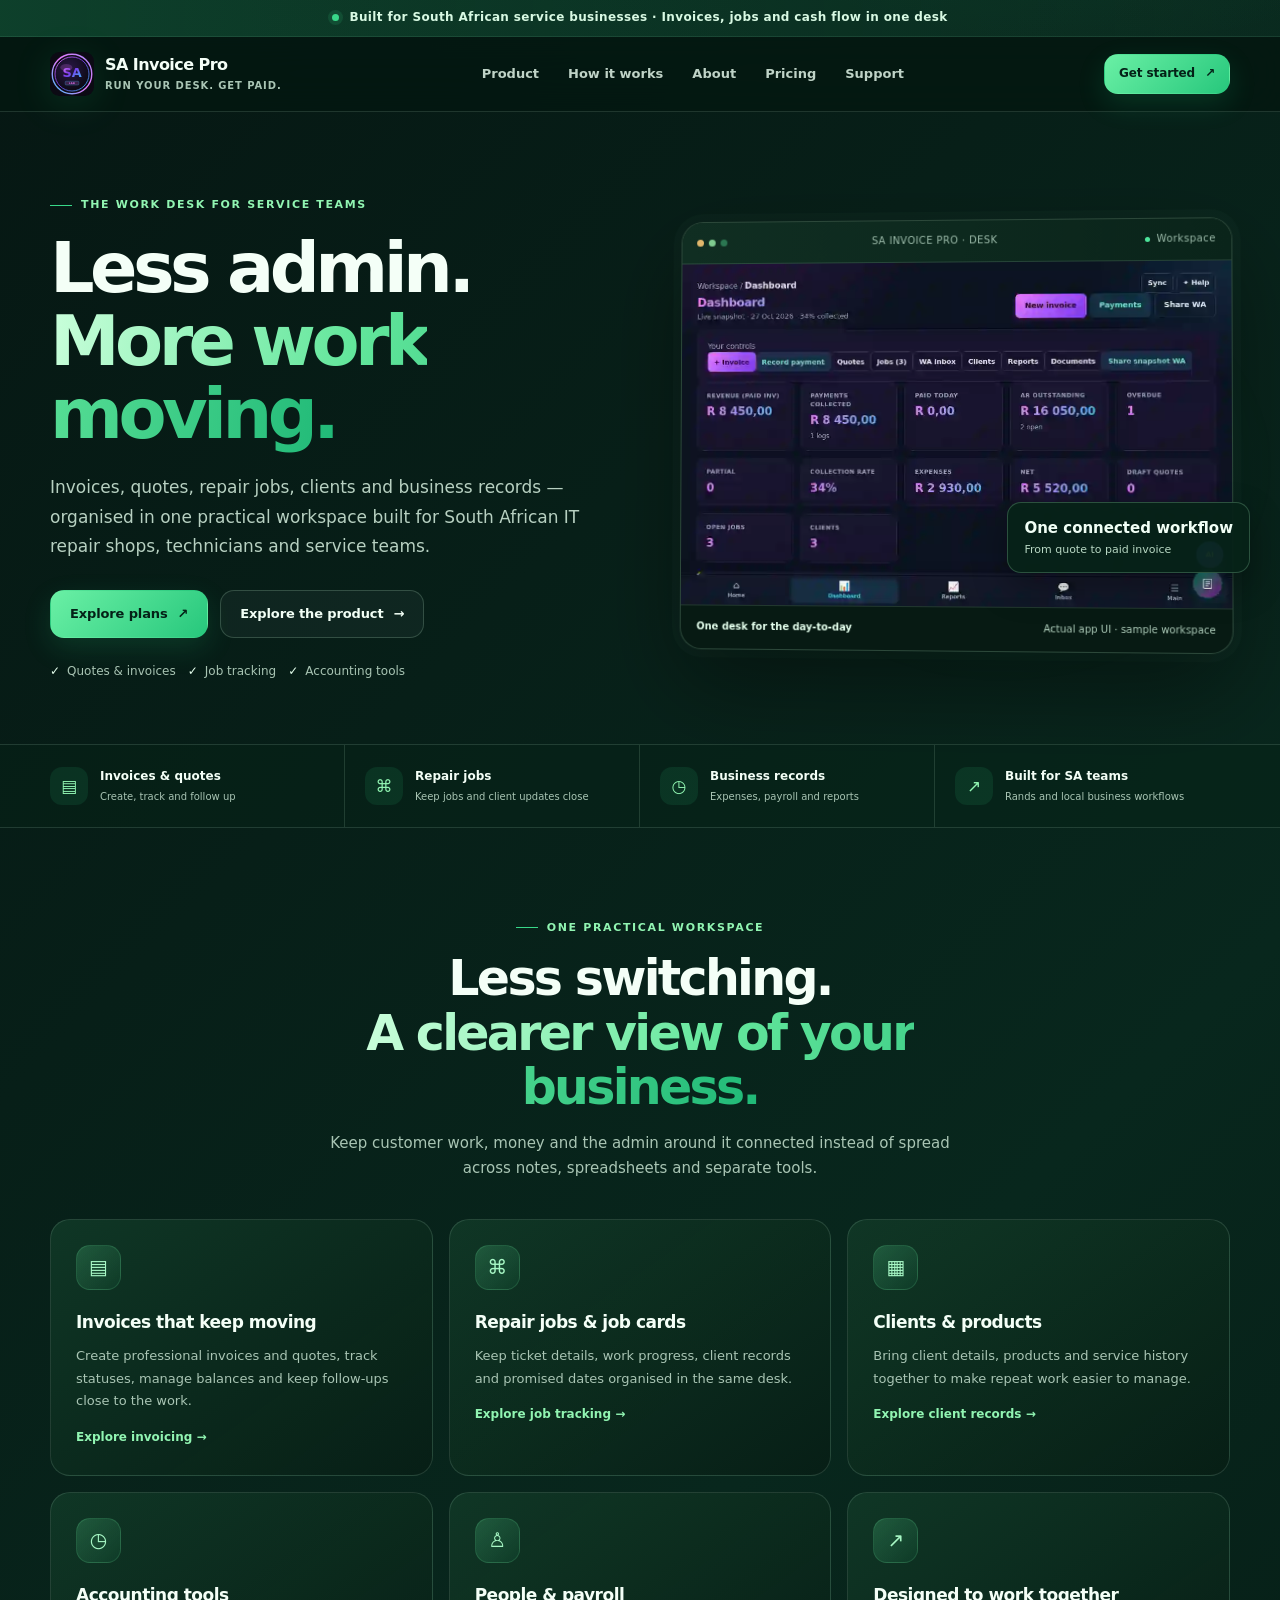
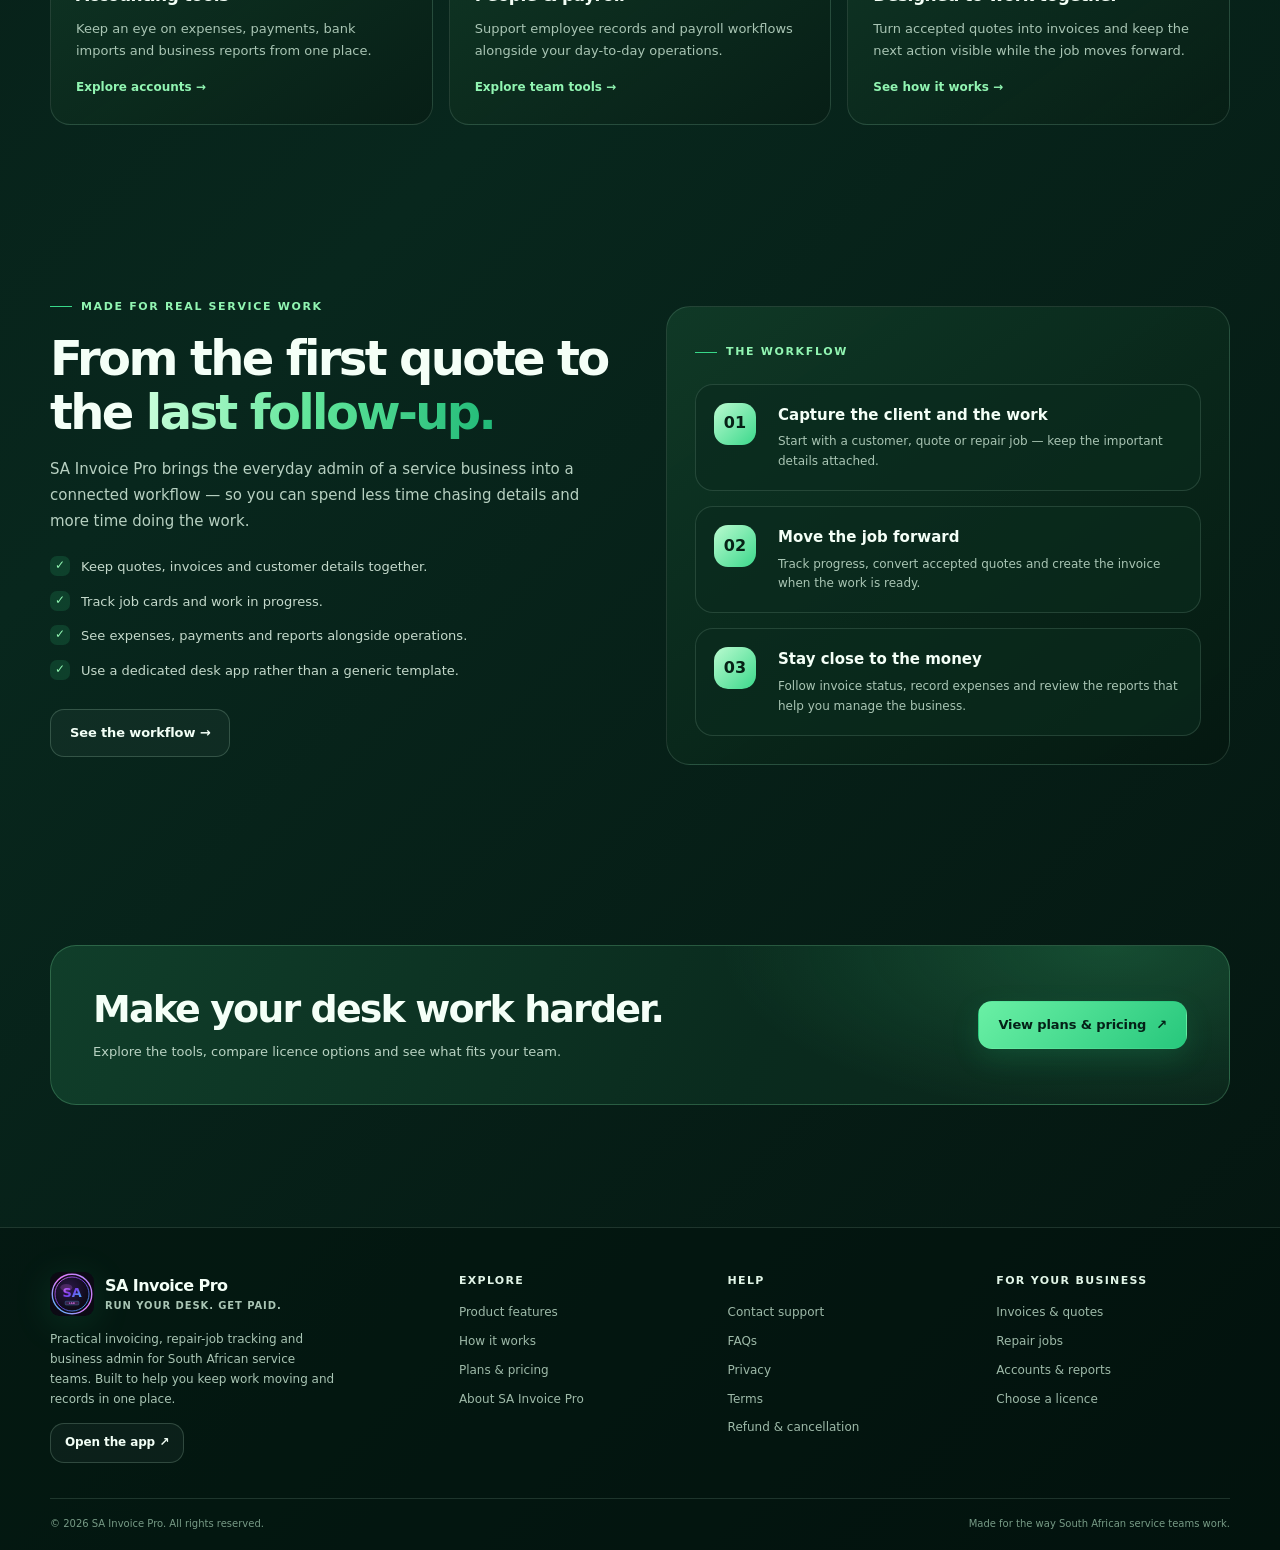
<file: index.html>
<!doctype html>
<html lang="en-ZA"><head><meta charset="utf-8"><meta name="viewport" content="width=device-width,initial-scale=1,viewport-fit=cover"><meta name="theme-color" content="#061b15"><title>SA Invoice Pro — Run your desk. Get paid.</title><meta name="description" content="Invoicing, quotes, repair jobs, client records and business admin in one practical desk app for South African service businesses."><link rel="canonical" href="https://sa-invoice.pages.dev/"><link rel="icon" href="assets/saip-logo.svg" type="image/svg+xml"><link rel="stylesheet" href="styles.css"><script defer src="site.js"></script></head><body><div class="announcement"><span class="pulse"></span> Built for South African service businesses · Invoices, jobs and cash flow in one desk</div>
<header class="site-header">
  <a class="brand" href="index.html" aria-label="SA Invoice Pro home"><img src="assets/saip-logo.svg" alt="SA Invoice Pro app logo"><span class="brand-copy">SA Invoice Pro<small>Run your desk. Get paid.</small></span></a>
  <nav class="site-nav" aria-label="Main navigation">
    <a href="features.html">Product</a><a href="how-it-works.html">How it works</a><a href="about.html">About</a><a href="pricing.html">Pricing</a><a href="support.html">Support</a>
  </nav>
  <div class="header-actions"><a class="button button-primary button-small" href="pricing.html">Get started <span>↗</span></a><button class="menu-toggle" type="button" aria-label="Open navigation" aria-expanded="false">☰</button></div>
</header>
<main>
<section class="hero"><div class="section-wrap hero-grid">
  <div class="hero-copy"><div class="eyebrow">The work desk for service teams</div><h1>Less admin.<br><span class="accent">More work moving.</span></h1><p class="lead">Invoices, quotes, repair jobs, clients and business records — organised in one practical workspace built for South African IT repair shops, technicians and service teams.</p>
  <div class="hero-actions"><a class="button button-primary" href="pricing.html">Explore plans <span>↗</span></a><a class="button button-secondary" href="features.html">Explore the product <span>→</span></a></div>
  <div class="micro-trust"><span><b>✓</b> Quotes & invoices</span><span><b>✓</b> Job tracking</span><span><b>✓</b> Accounting tools</span></div></div>
  <div class="hero-visual"><div class="glow-orb"></div><div class="product-window"><div class="window-bar"><span class="window-dots"><i></i><i></i><i></i></span><span>SA INVOICE PRO · DESK</span><span class="window-status">Workspace</span></div>
  <img class="app-capture" src="[data-uri]" alt="Actual SA Invoice Pro dashboard with a sample workspace showing invoices, payments and accounts" loading="eager">
  <div class="capture-caption"><b>One desk for the day-to-day</b><span>Actual app UI · sample workspace</span></div></div><div class="float-chip"><strong>One connected workflow</strong>From quote to paid invoice</div></div>
</div></section>
<section class="trust-strip"><div class="section-wrap trust-inner">
  <div class="trust-item"><span class="trust-icon">▤</span><div><strong>Invoices & quotes</strong><small>Create, track and follow up</small></div></div>
  <div class="trust-item"><span class="trust-icon">⌘</span><div><strong>Repair jobs</strong><small>Keep jobs and client updates close</small></div></div>
  <div class="trust-item"><span class="trust-icon">◷</span><div><strong>Business records</strong><small>Expenses, payroll and reports</small></div></div>
  <div class="trust-item"><span class="trust-icon">↗</span><div><strong>Built for SA teams</strong><small>Rands and local business workflows</small></div></div>
</div></section>
<section class="section"><div class="section-wrap"><div class="section-heading"><div class="eyebrow">One practical workspace</div><h2>Less switching.<br><span class="accent">A clearer view of your business.</span></h2><p>Keep customer work, money and the admin around it connected instead of spread across notes, spreadsheets and separate tools.</p></div>
<div class="feature-grid">
  <article class="feature-card"><div class="feature-icon">▤</div><h3>Invoices that keep moving</h3><p>Create professional invoices and quotes, track statuses, manage balances and keep follow-ups close to the work.</p><a class="text-link" href="features.html#invoicing">Explore invoicing →</a></article>
  <article class="feature-card"><div class="feature-icon">⌘</div><h3>Repair jobs & job cards</h3><p>Keep ticket details, work progress, client records and promised dates organised in the same desk.</p><a class="text-link" href="features.html#jobs">Explore job tracking →</a></article>
  <article class="feature-card"><div class="feature-icon">▦</div><h3>Clients & products</h3><p>Bring client details, products and service history together to make repeat work easier to manage.</p><a class="text-link" href="features.html#clients">Explore client records →</a></article>
  <article class="feature-card"><div class="feature-icon">◷</div><h3>Accounting tools</h3><p>Keep an eye on expenses, payments, bank imports and business reports from one place.</p><a class="text-link" href="features.html#accounts">Explore accounts →</a></article>
  <article class="feature-card"><div class="feature-icon">♙</div><h3>People & payroll</h3><p>Support employee records and payroll workflows alongside your day-to-day operations.</p><a class="text-link" href="features.html#people">Explore team tools →</a></article>
  <article class="feature-card"><div class="feature-icon">↗</div><h3>Designed to work together</h3><p>Turn accepted quotes into invoices and keep the next action visible while the job moves forward.</p><a class="text-link" href="how-it-works.html">See how it works →</a></article>
</div></div></section>
<section class="section"><div class="section-wrap split-section"><div><div class="eyebrow">Made for real service work</div><h2 style="font-size:clamp(32px,4vw,48px);line-height:1.12;letter-spacing:-.055em;margin:16px 0">From the first quote to the <span class="accent">last follow-up.</span></h2><p class="lead" style="font-size:15px">SA Invoice Pro brings the everyday admin of a service business into a connected workflow — so you can spend less time chasing details and more time doing the work.</p><ul class="check-list"><li>Keep quotes, invoices and customer details together.</li><li>Track job cards and work in progress.</li><li>See expenses, payments and reports alongside operations.</li><li>Use a dedicated desk app rather than a generic template.</li></ul><div class="hero-actions"><a class="button button-secondary" href="how-it-works.html">See the workflow →</a></div></div><div class="split-panel"><div class="eyebrow">The workflow</div><div class="step-list" style="margin-top:22px"><div class="step"><div class="step-num">01</div><div><h3>Capture the client and the work</h3><p>Start with a customer, quote or repair job — keep the important details attached.</p></div></div><div class="step"><div class="step-num">02</div><div><h3>Move the job forward</h3><p>Track progress, convert accepted quotes and create the invoice when the work is ready.</p></div></div><div class="step"><div class="step-num">03</div><div><h3>Stay close to the money</h3><p>Follow invoice status, record expenses and review the reports that help you manage the business.</p></div></div></div></div></div></section>
<section class="section"><div class="section-wrap"><div class="cta-band"><div><h2>Make your desk work harder.</h2><p>Explore the tools, compare licence options and see what fits your team.</p></div><a class="button button-primary" href="pricing.html">View plans & pricing <span>↗</span></a></div></div></section>
</main><footer class="site-footer"><div class="section-wrap"><div class="footer-main">
  <div class="footer-brand"><a class="brand" href="index.html"><img src="assets/saip-logo.svg" alt=""><span class="brand-copy">SA Invoice Pro<small>Run your desk. Get paid.</small></span></a><p>Practical invoicing, repair-job tracking and business admin for South African service teams. Built to help you keep work moving and records in one place.</p><a class="button button-secondary button-small" href="https://sa-invoice-pro.pages.dev/" target="_blank" rel="noopener">Open the app ↗</a></div>
  <div class="footer-col"><h3>Explore</h3><a href="features.html">Product features</a><a href="how-it-works.html">How it works</a><a href="pricing.html">Plans & pricing</a><a href="about.html">About SA Invoice Pro</a></div>
  <div class="footer-col"><h3>Help</h3><a href="support.html">Contact support</a><a href="support.html#faq">FAQs</a><a href="privacy.html">Privacy</a><a href="terms.html">Terms</a><a href="refund-policy.html">Refund & cancellation</a></div>
  <div class="footer-col"><h3>For your business</h3><a href="features.html#invoicing">Invoices & quotes</a><a href="features.html#jobs">Repair jobs</a><a href="features.html#accounts">Accounts & reports</a><a href="pricing.html">Choose a licence</a></div>
</div><div class="footer-bottom"><span>© <span data-year></span> SA Invoice Pro. All rights reserved.</span><span>Made for the way South African service teams work.</span></div></div></footer></body></html>
</file>
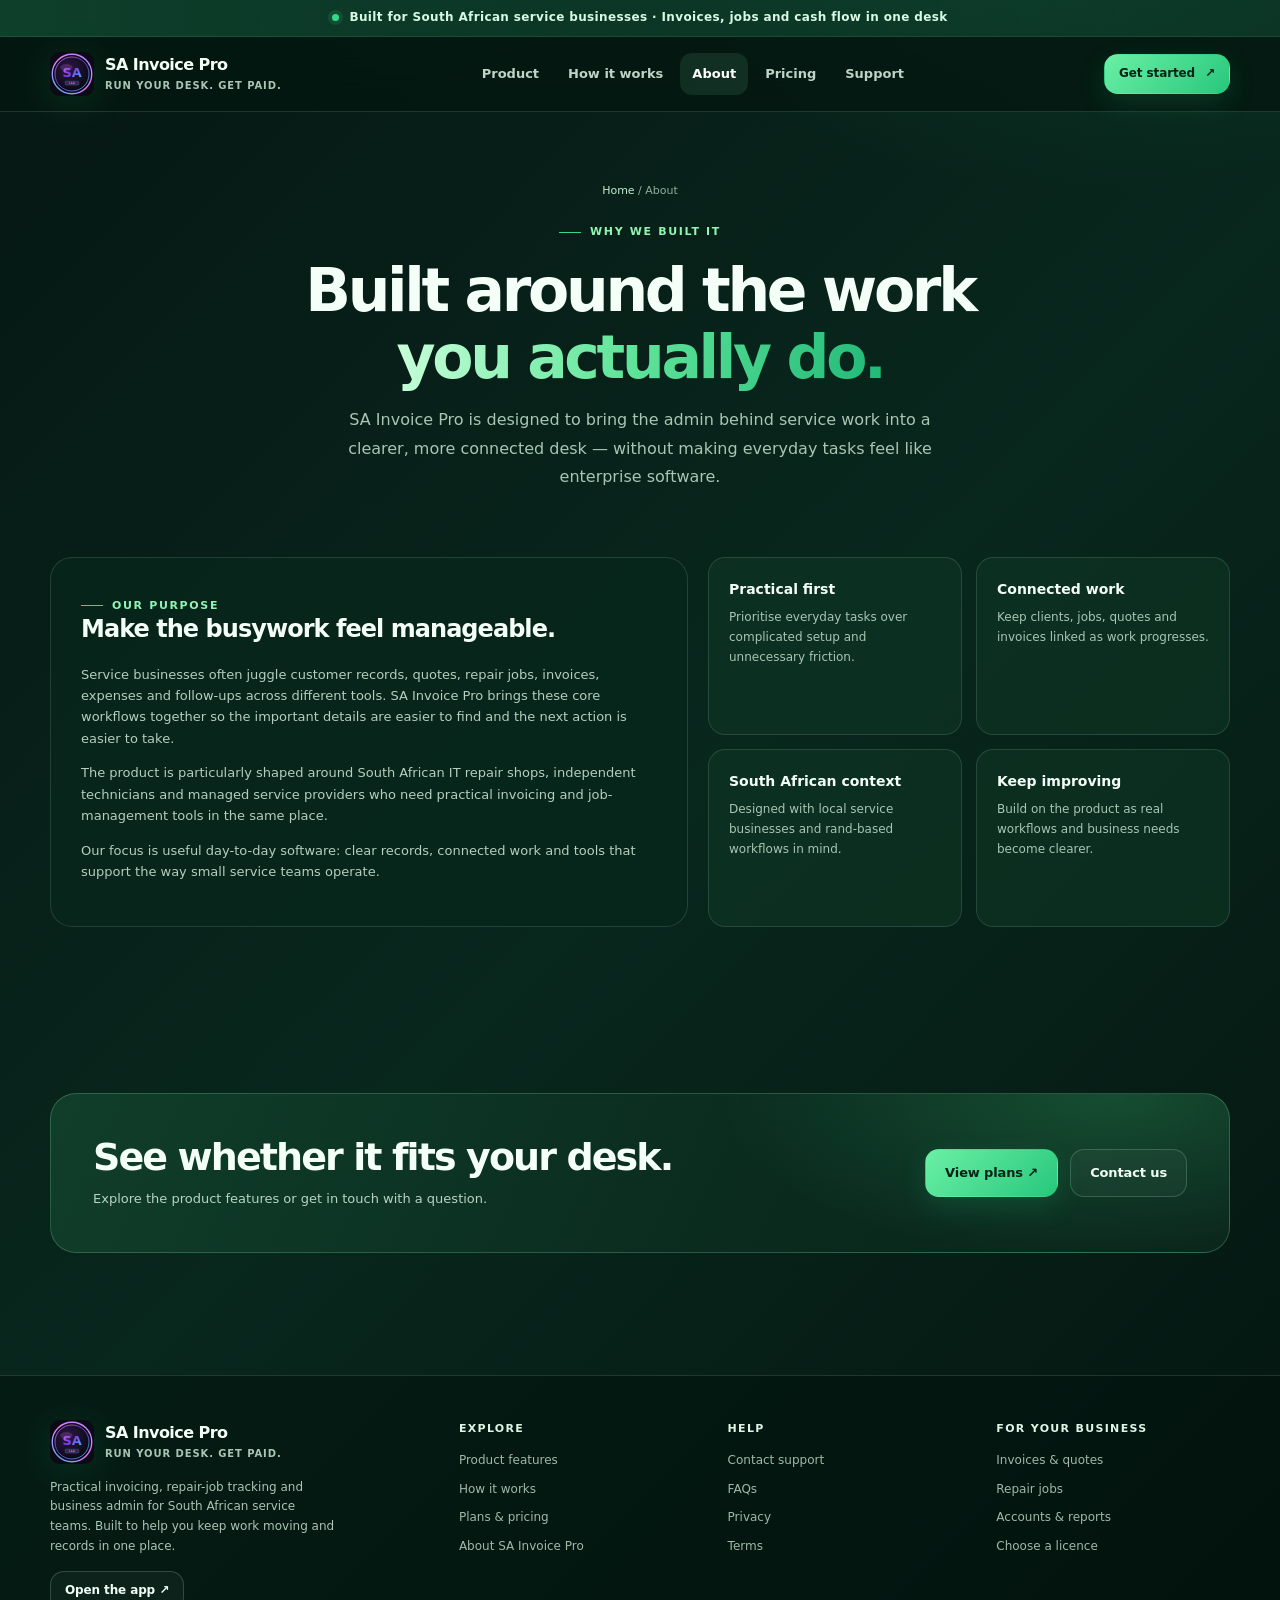
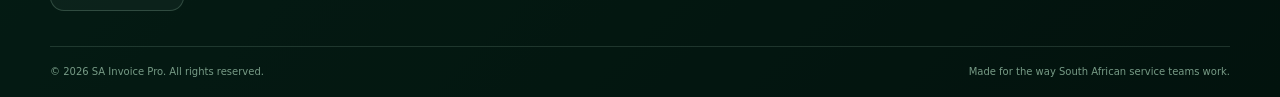
<file: about.html>
<!doctype html>
<html lang="en-ZA"><head><meta charset="utf-8"><meta name="viewport" content="width=device-width,initial-scale=1,viewport-fit=cover"><meta name="theme-color" content="#061b15"><title>About SA Invoice Pro — Built for South African Service Teams</title><meta name="description" content="Learn about SA Invoice Pro, a practical desk app for South African IT repair shops, technicians and service businesses."><link rel="canonical" href="https://sa-invoice.pages.dev/about.html"><link rel="icon" href="assets/saip-logo.svg" type="image/svg+xml"><link rel="stylesheet" href="styles.css"><script defer src="site.js"></script></head><body><div class="announcement"><span class="pulse"></span> Built for South African service businesses · Invoices, jobs and cash flow in one desk</div>
<header class="site-header">
  <a class="brand" href="index.html" aria-label="SA Invoice Pro home"><img src="assets/saip-logo.svg" alt="SA Invoice Pro app logo"><span class="brand-copy">SA Invoice Pro<small>Run your desk. Get paid.</small></span></a>
  <nav class="site-nav" aria-label="Main navigation">
    <a href="features.html">Product</a><a href="how-it-works.html">How it works</a><a href="about.html">About</a><a href="pricing.html">Pricing</a><a href="support.html">Support</a>
  </nav>
  <div class="header-actions"><a class="button button-primary button-small" href="pricing.html">Get started <span>↗</span></a><button class="menu-toggle" type="button" aria-label="Open navigation" aria-expanded="false">☰</button></div>
</header>
<main><section class="page-hero"><div class="section-wrap page-heading"><div class="breadcrumb"><a href="index.html">Home</a> / About</div><div class="eyebrow">Why we built it</div><h1>Built around the work<br><span class="accent">you actually do.</span></h1><p>SA Invoice Pro is designed to bring the admin behind service work into a clearer, more connected desk — without making everyday tasks feel like enterprise software.</p></div></section>
<section class="page-content"><div class="section-wrap content-grid"><div class="content-panel"><div class="eyebrow">Our purpose</div><h2>Make the busywork feel manageable.</h2><p>Service businesses often juggle customer records, quotes, repair jobs, invoices, expenses and follow-ups across different tools. SA Invoice Pro brings these core workflows together so the important details are easier to find and the next action is easier to take.</p><p>The product is particularly shaped around South African IT repair shops, independent technicians and managed service providers who need practical invoicing and job-management tools in the same place.</p><p>Our focus is useful day-to-day software: clear records, connected work and tools that support the way small service teams operate.</p></div><div class="about-values"><article class="value-card"><strong>Practical first</strong><p>Prioritise everyday tasks over complicated setup and unnecessary friction.</p></article><article class="value-card"><strong>Connected work</strong><p>Keep clients, jobs, quotes and invoices linked as work progresses.</p></article><article class="value-card"><strong>South African context</strong><p>Designed with local service businesses and rand-based workflows in mind.</p></article><article class="value-card"><strong>Keep improving</strong><p>Build on the product as real workflows and business needs become clearer.</p></article></div></div></section>
<section class="section"><div class="section-wrap"><div class="cta-band"><div><h2>See whether it fits your desk.</h2><p>Explore the product features or get in touch with a question.</p></div><div class="hero-actions" style="margin:0"><a class="button button-primary" href="pricing.html">View plans ↗</a><a class="button button-secondary" href="support.html">Contact us</a></div></div></div></section></main><footer class="site-footer"><div class="section-wrap"><div class="footer-main">
  <div class="footer-brand"><a class="brand" href="index.html"><img src="assets/saip-logo.svg" alt=""><span class="brand-copy">SA Invoice Pro<small>Run your desk. Get paid.</small></span></a><p>Practical invoicing, repair-job tracking and business admin for South African service teams. Built to help you keep work moving and records in one place.</p><a class="button button-secondary button-small" href="https://sa-invoice-pro.pages.dev/" target="_blank" rel="noopener">Open the app ↗</a></div>
  <div class="footer-col"><h3>Explore</h3><a href="features.html">Product features</a><a href="how-it-works.html">How it works</a><a href="pricing.html">Plans & pricing</a><a href="about.html">About SA Invoice Pro</a></div>
  <div class="footer-col"><h3>Help</h3><a href="support.html">Contact support</a><a href="support.html#faq">FAQs</a><a href="privacy.html">Privacy</a><a href="terms.html">Terms</a></div>
  <div class="footer-col"><h3>For your business</h3><a href="features.html#invoicing">Invoices & quotes</a><a href="features.html#jobs">Repair jobs</a><a href="features.html#accounts">Accounts & reports</a><a href="pricing.html">Choose a licence</a></div>
</div><div class="footer-bottom"><span>© <span data-year></span> SA Invoice Pro. All rights reserved.</span><span>Made for the way South African service teams work.</span></div></div></footer></body></html>
</file>
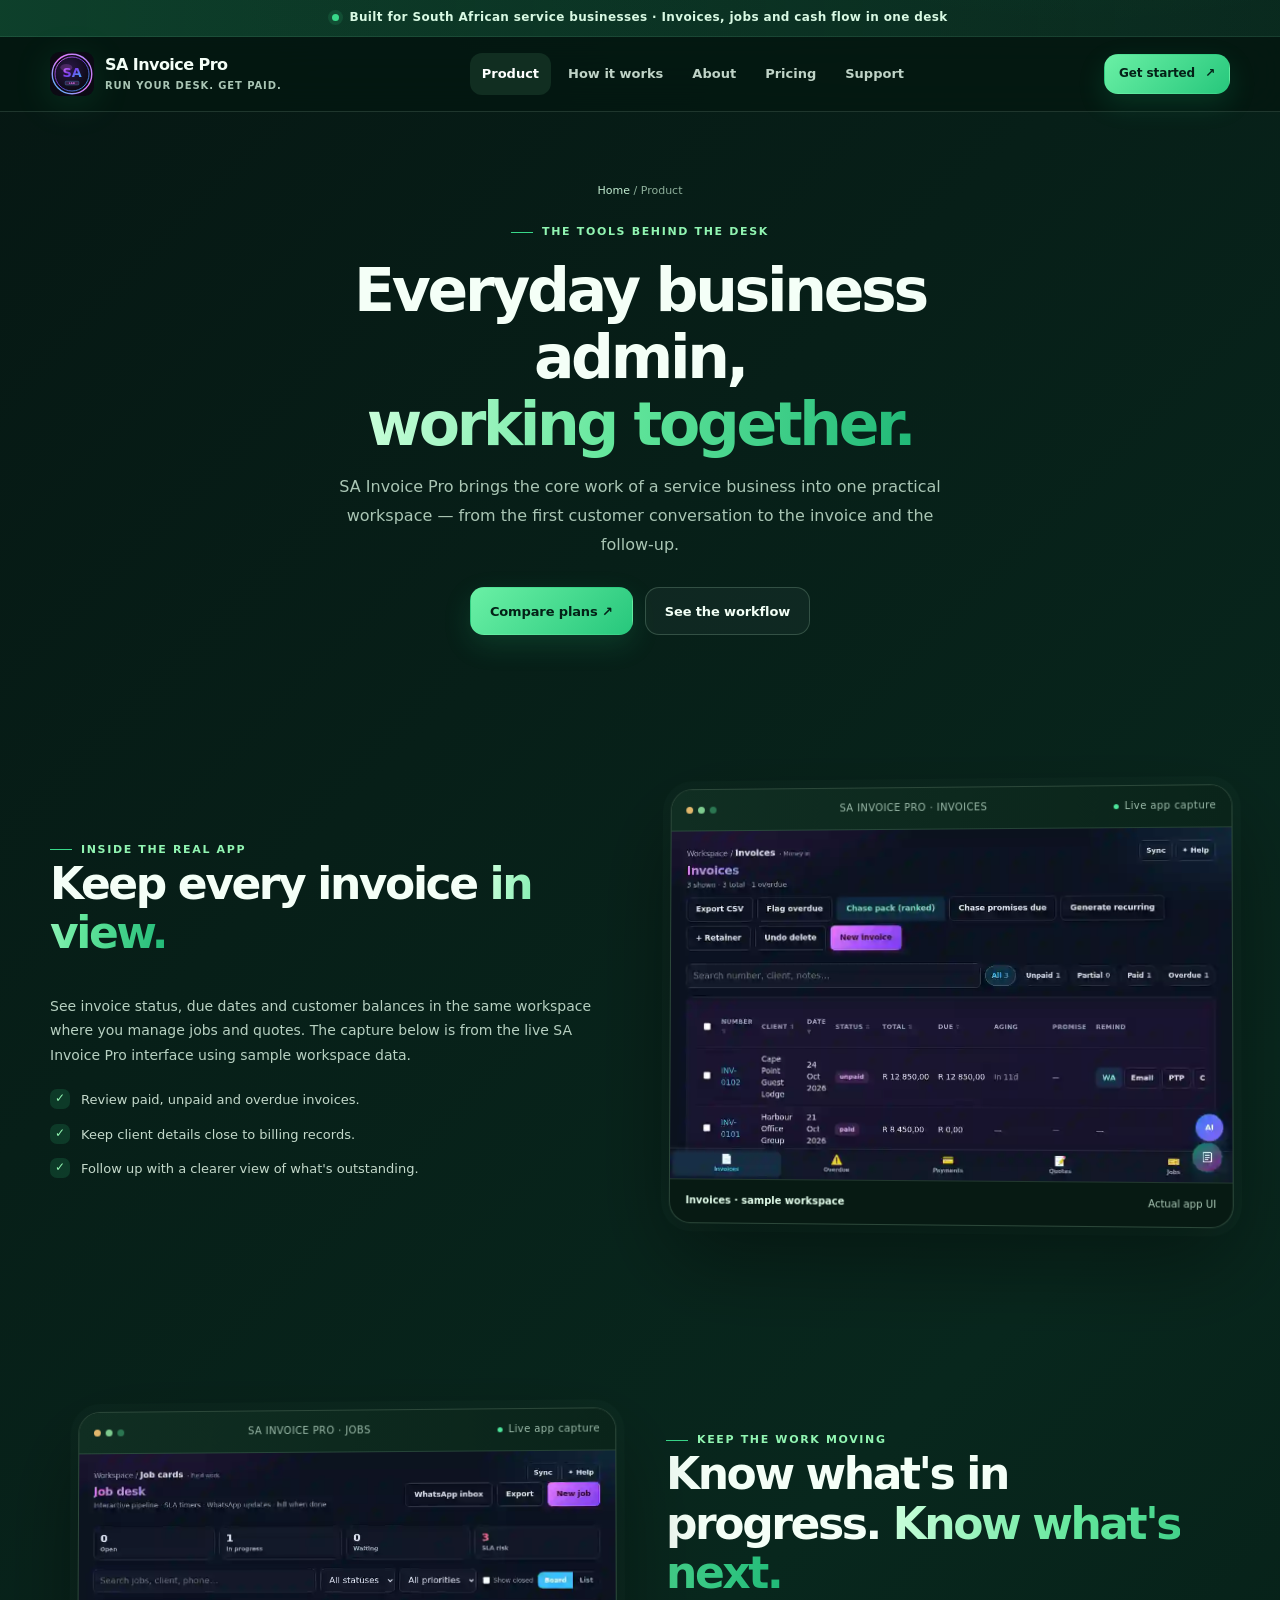
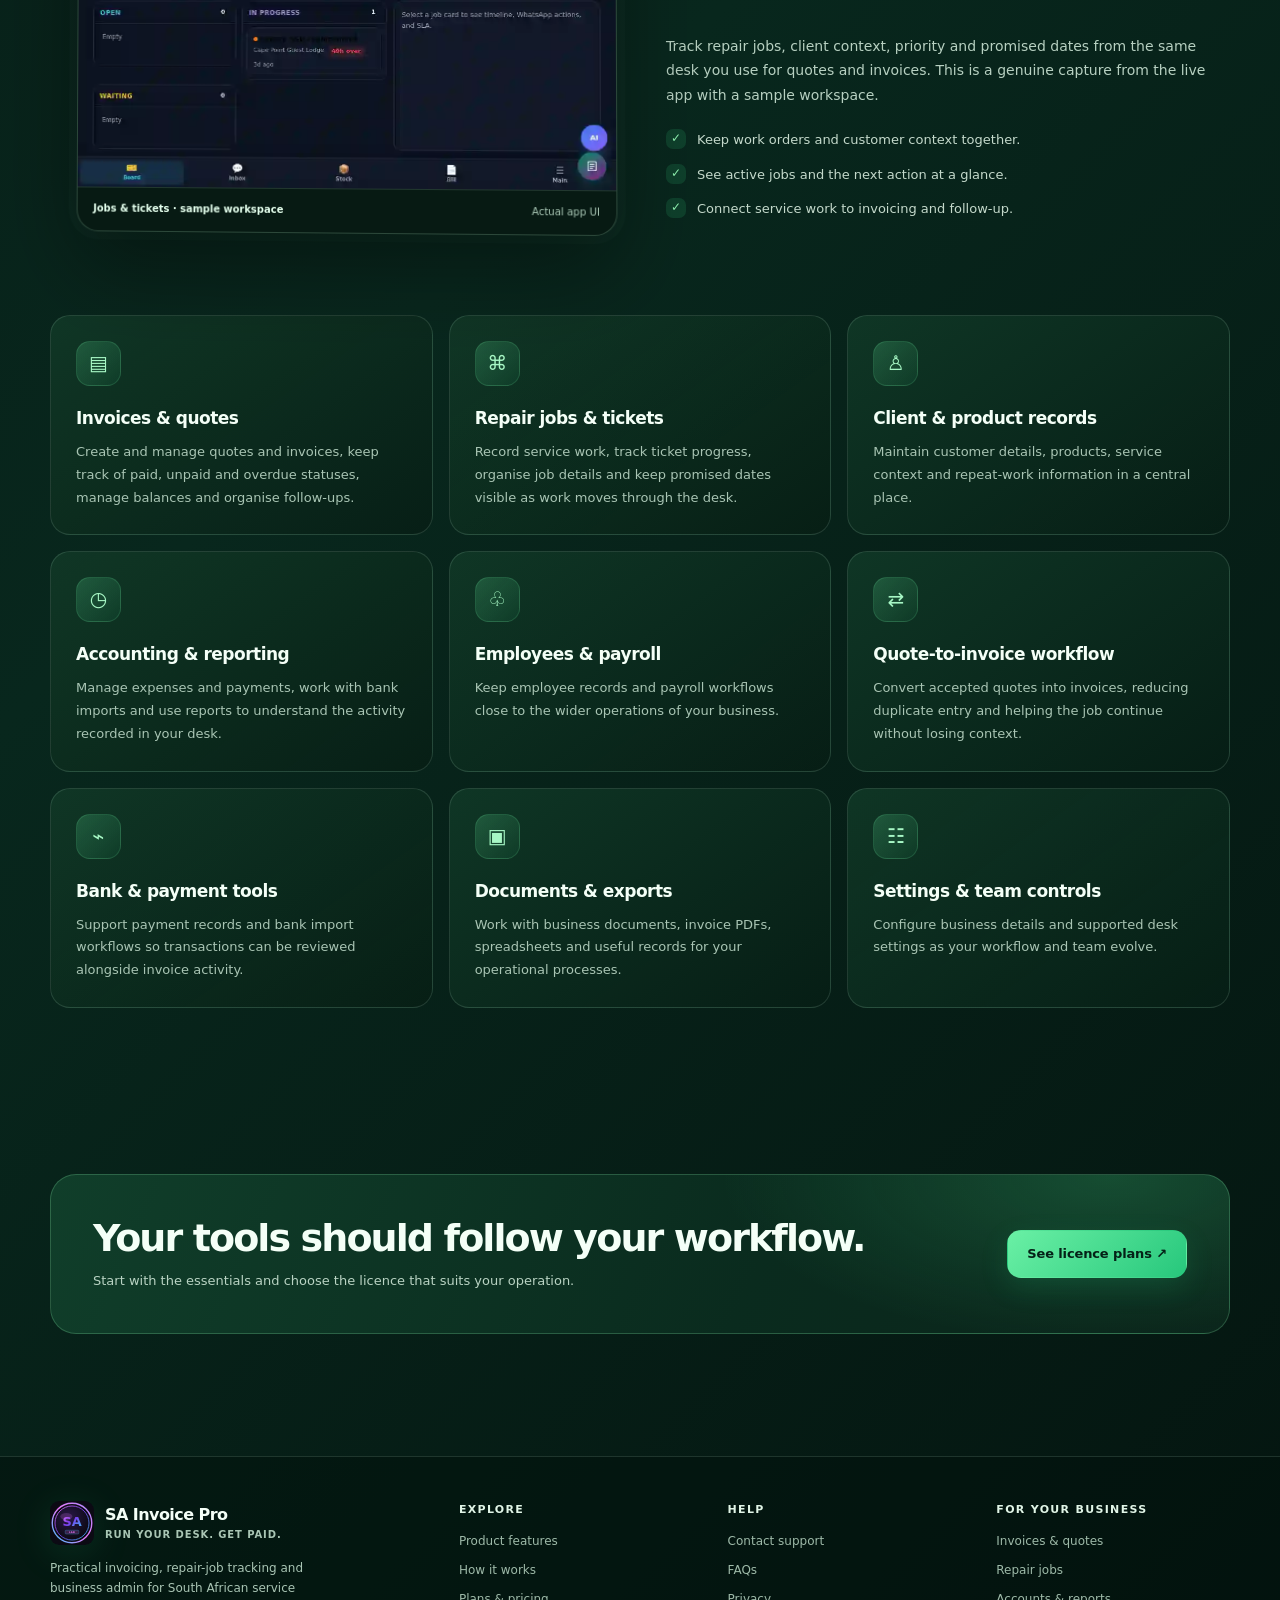
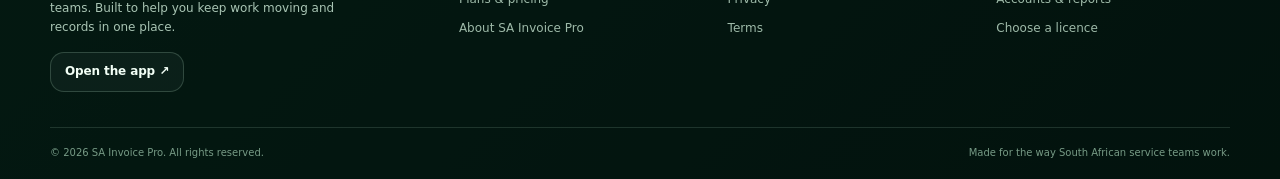
<file: features.html>
<!doctype html>
<html lang="en-ZA"><head><meta charset="utf-8"><meta name="viewport" content="width=device-width,initial-scale=1,viewport-fit=cover"><meta name="theme-color" content="#061b15"><title>Product Features — SA Invoice Pro</title><meta name="description" content="Explore invoicing, quote management, repair job cards, client records, accounting and team tools in SA Invoice Pro."><link rel="canonical" href="https://sa-invoice.pages.dev/features.html"><link rel="icon" href="assets/saip-logo.svg" type="image/svg+xml"><link rel="stylesheet" href="styles.css"><script defer src="site.js"></script></head><body><div class="announcement"><span class="pulse"></span> Built for South African service businesses · Invoices, jobs and cash flow in one desk</div>
<header class="site-header">
  <a class="brand" href="index.html" aria-label="SA Invoice Pro home"><img src="assets/saip-logo.svg" alt="SA Invoice Pro app logo"><span class="brand-copy">SA Invoice Pro<small>Run your desk. Get paid.</small></span></a>
  <nav class="site-nav" aria-label="Main navigation">
    <a href="features.html">Product</a><a href="how-it-works.html">How it works</a><a href="about.html">About</a><a href="pricing.html">Pricing</a><a href="support.html">Support</a>
  </nav>
  <div class="header-actions"><a class="button button-primary button-small" href="pricing.html">Get started <span>↗</span></a><button class="menu-toggle" type="button" aria-label="Open navigation" aria-expanded="false">☰</button></div>
</header>
<main><section class="page-hero"><div class="section-wrap page-heading"><div class="breadcrumb"><a href="index.html">Home</a> / Product</div><div class="eyebrow">The tools behind the desk</div><h1>Everyday business admin,<br><span class="accent">working together.</span></h1><p>SA Invoice Pro brings the core work of a service business into one practical workspace — from the first customer conversation to the invoice and the follow-up.</p><div class="hero-actions" style="justify-content:center"><a class="button button-primary" href="pricing.html">Compare plans ↗</a><a class="button button-secondary" href="how-it-works.html">See the workflow</a></div></div></section>
<section class="section"><div class="section-wrap split-section"><div><div class="eyebrow">Inside the real app</div><h2 style="font-size:clamp(30px,4vw,44px);line-height:1.12;letter-spacing:-.055em">Keep every invoice <span class="accent">in view.</span></h2><p class="lead" style="font-size:14px">See invoice status, due dates and customer balances in the same workspace where you manage jobs and quotes. The capture below is from the live SA Invoice Pro interface using sample workspace data.</p><ul class="check-list"><li>Review paid, unpaid and overdue invoices.</li><li>Keep client details close to billing records.</li><li>Follow up with a clearer view of what's outstanding.</li></ul></div><div class="product-window"><div class="window-bar"><span class="window-dots"><i></i><i></i><i></i></span><span>SA INVOICE PRO · INVOICES</span><span class="window-status">Live app capture</span></div><img class="app-capture" src="[data-uri]" alt="Actual SA Invoice Pro invoices screen with sample customer invoices and payment statuses" loading="lazy"><div class="capture-caption"><b>Invoices · sample workspace</b><span>Actual app UI</span></div></div></div></section>
<section class="page-content"><div class="section-wrap"><section class="section"><div class="section-wrap split-section"><div class="product-window"><div class="window-bar"><span class="window-dots"><i></i><i></i><i></i></span><span>SA INVOICE PRO · JOBS</span><span class="window-status">Live app capture</span></div><img class="app-capture" src="[data-uri]" alt="Actual SA Invoice Pro repair jobs and tickets screen with sample work orders" loading="lazy"><div class="capture-caption"><b>Jobs & tickets · sample workspace</b><span>Actual app UI</span></div></div><div><div class="eyebrow">Keep the work moving</div><h2 style="font-size:clamp(30px,4vw,44px);line-height:1.12;letter-spacing:-.055em">Know what's in progress. <span class="accent">Know what's next.</span></h2><p class="lead" style="font-size:14px">Track repair jobs, client context, priority and promised dates from the same desk you use for quotes and invoices. This is a genuine capture from the live app with a sample workspace.</p><ul class="check-list"><li>Keep work orders and customer context together.</li><li>See active jobs and the next action at a glance.</li><li>Connect service work to invoicing and follow-up.</li></ul></div></div></section>
<div class="feature-grid">
<article class="feature-card" id="invoicing"><div class="feature-icon">▤</div><h3>Invoices & quotes</h3><p>Create and manage quotes and invoices, keep track of paid, unpaid and overdue statuses, manage balances and organise follow-ups.</p></article>
<article class="feature-card" id="jobs"><div class="feature-icon">⌘</div><h3>Repair jobs & tickets</h3><p>Record service work, track ticket progress, organise job details and keep promised dates visible as work moves through the desk.</p></article>
<article class="feature-card" id="clients"><div class="feature-icon">♙</div><h3>Client & product records</h3><p>Maintain customer details, products, service context and repeat-work information in a central place.</p></article>
<article class="feature-card" id="accounts"><div class="feature-icon">◷</div><h3>Accounting & reporting</h3><p>Manage expenses and payments, work with bank imports and use reports to understand the activity recorded in your desk.</p></article>
<article class="feature-card" id="people"><div class="feature-icon">♧</div><h3>Employees & payroll</h3><p>Keep employee records and payroll workflows close to the wider operations of your business.</p></article>
<article class="feature-card"><div class="feature-icon">⇄</div><h3>Quote-to-invoice workflow</h3><p>Convert accepted quotes into invoices, reducing duplicate entry and helping the job continue without losing context.</p></article>
<article class="feature-card"><div class="feature-icon">⌁</div><h3>Bank & payment tools</h3><p>Support payment records and bank import workflows so transactions can be reviewed alongside invoice activity.</p></article>
<article class="feature-card"><div class="feature-icon">▣</div><h3>Documents & exports</h3><p>Work with business documents, invoice PDFs, spreadsheets and useful records for your operational processes.</p></article>
<article class="feature-card"><div class="feature-icon">☷</div><h3>Settings & team controls</h3><p>Configure business details and supported desk settings as your workflow and team evolve.</p></article>
</div></div></section>
<section class="section"><div class="section-wrap"><div class="cta-band"><div><h2>Your tools should follow your workflow.</h2><p>Start with the essentials and choose the licence that suits your operation.</p></div><a class="button button-primary" href="pricing.html">See licence plans ↗</a></div></div></section></main><footer class="site-footer"><div class="section-wrap"><div class="footer-main">
  <div class="footer-brand"><a class="brand" href="index.html"><img src="assets/saip-logo.svg" alt=""><span class="brand-copy">SA Invoice Pro<small>Run your desk. Get paid.</small></span></a><p>Practical invoicing, repair-job tracking and business admin for South African service teams. Built to help you keep work moving and records in one place.</p><a class="button button-secondary button-small" href="https://sa-invoice-pro.pages.dev/" target="_blank" rel="noopener">Open the app ↗</a></div>
  <div class="footer-col"><h3>Explore</h3><a href="features.html">Product features</a><a href="how-it-works.html">How it works</a><a href="pricing.html">Plans & pricing</a><a href="about.html">About SA Invoice Pro</a></div>
  <div class="footer-col"><h3>Help</h3><a href="support.html">Contact support</a><a href="support.html#faq">FAQs</a><a href="privacy.html">Privacy</a><a href="terms.html">Terms</a></div>
  <div class="footer-col"><h3>For your business</h3><a href="features.html#invoicing">Invoices & quotes</a><a href="features.html#jobs">Repair jobs</a><a href="features.html#accounts">Accounts & reports</a><a href="pricing.html">Choose a licence</a></div>
</div><div class="footer-bottom"><span>© <span data-year></span> SA Invoice Pro. All rights reserved.</span><span>Made for the way South African service teams work.</span></div></div></footer></body></html>
</file>
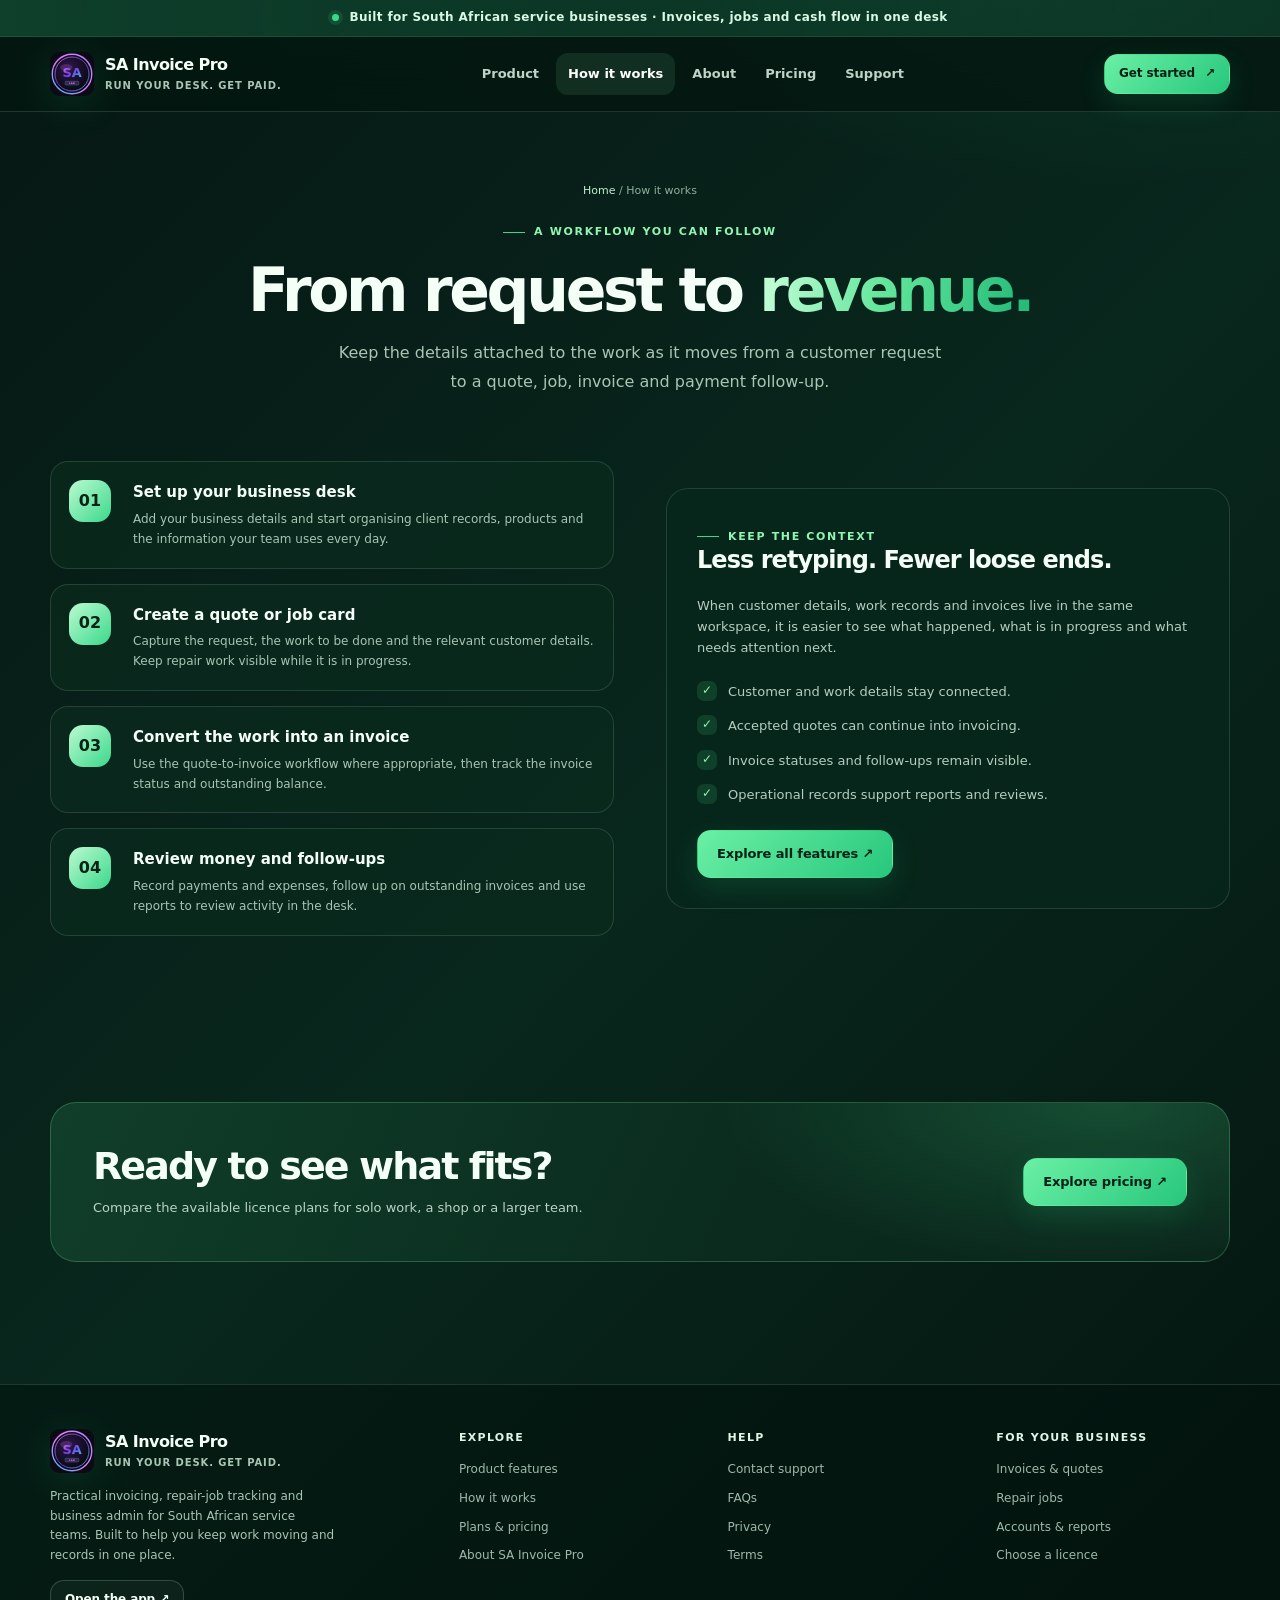
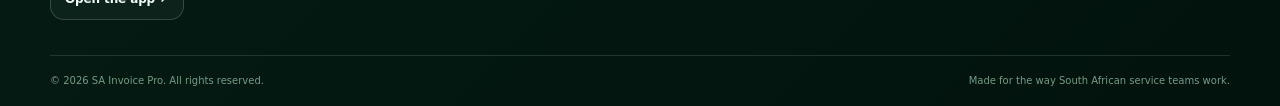
<file: how-it-works.html>
<!doctype html>
<html lang="en-ZA"><head><meta charset="utf-8"><meta name="viewport" content="width=device-width,initial-scale=1,viewport-fit=cover"><meta name="theme-color" content="#061b15"><title>How It Works — SA Invoice Pro</title><meta name="description" content="See how SA Invoice Pro connects customer details, quotes, repair jobs, invoices and business follow-ups."><link rel="canonical" href="https://sa-invoice.pages.dev/how-it-works.html"><link rel="icon" href="assets/saip-logo.svg" type="image/svg+xml"><link rel="stylesheet" href="styles.css"><script defer src="site.js"></script></head><body><div class="announcement"><span class="pulse"></span> Built for South African service businesses · Invoices, jobs and cash flow in one desk</div>
<header class="site-header">
  <a class="brand" href="index.html" aria-label="SA Invoice Pro home"><img src="assets/saip-logo.svg" alt="SA Invoice Pro app logo"><span class="brand-copy">SA Invoice Pro<small>Run your desk. Get paid.</small></span></a>
  <nav class="site-nav" aria-label="Main navigation">
    <a href="features.html">Product</a><a href="how-it-works.html">How it works</a><a href="about.html">About</a><a href="pricing.html">Pricing</a><a href="support.html">Support</a>
  </nav>
  <div class="header-actions"><a class="button button-primary button-small" href="pricing.html">Get started <span>↗</span></a><button class="menu-toggle" type="button" aria-label="Open navigation" aria-expanded="false">☰</button></div>
</header>
<main><section class="page-hero"><div class="section-wrap page-heading"><div class="breadcrumb"><a href="index.html">Home</a> / How it works</div><div class="eyebrow">A workflow you can follow</div><h1>From request to <span class="accent">revenue.</span></h1><p>Keep the details attached to the work as it moves from a customer request to a quote, job, invoice and payment follow-up.</p></div></section>
<section class="page-content"><div class="section-wrap split-section"><div class="step-list"><div class="step"><div class="step-num">01</div><div><h3>Set up your business desk</h3><p>Add your business details and start organising client records, products and the information your team uses every day.</p></div></div><div class="step"><div class="step-num">02</div><div><h3>Create a quote or job card</h3><p>Capture the request, the work to be done and the relevant customer details. Keep repair work visible while it is in progress.</p></div></div><div class="step"><div class="step-num">03</div><div><h3>Convert the work into an invoice</h3><p>Use the quote-to-invoice workflow where appropriate, then track the invoice status and outstanding balance.</p></div></div><div class="step"><div class="step-num">04</div><div><h3>Review money and follow-ups</h3><p>Record payments and expenses, follow up on outstanding invoices and use reports to review activity in the desk.</p></div></div></div>
<div class="content-panel"><div class="eyebrow">Keep the context</div><h2>Less retyping. Fewer loose ends.</h2><p>When customer details, work records and invoices live in the same workspace, it is easier to see what happened, what is in progress and what needs attention next.</p><ul class="check-list"><li>Customer and work details stay connected.</li><li>Accepted quotes can continue into invoicing.</li><li>Invoice statuses and follow-ups remain visible.</li><li>Operational records support reports and reviews.</li></ul><a class="button button-primary" style="margin-top:24px" href="features.html">Explore all features ↗</a></div></div></section>
<section class="section"><div class="section-wrap"><div class="cta-band"><div><h2>Ready to see what fits?</h2><p>Compare the available licence plans for solo work, a shop or a larger team.</p></div><a class="button button-primary" href="pricing.html">Explore pricing ↗</a></div></div></section></main><footer class="site-footer"><div class="section-wrap"><div class="footer-main">
  <div class="footer-brand"><a class="brand" href="index.html"><img src="assets/saip-logo.svg" alt=""><span class="brand-copy">SA Invoice Pro<small>Run your desk. Get paid.</small></span></a><p>Practical invoicing, repair-job tracking and business admin for South African service teams. Built to help you keep work moving and records in one place.</p><a class="button button-secondary button-small" href="https://sa-invoice-pro.pages.dev/" target="_blank" rel="noopener">Open the app ↗</a></div>
  <div class="footer-col"><h3>Explore</h3><a href="features.html">Product features</a><a href="how-it-works.html">How it works</a><a href="pricing.html">Plans & pricing</a><a href="about.html">About SA Invoice Pro</a></div>
  <div class="footer-col"><h3>Help</h3><a href="support.html">Contact support</a><a href="support.html#faq">FAQs</a><a href="privacy.html">Privacy</a><a href="terms.html">Terms</a></div>
  <div class="footer-col"><h3>For your business</h3><a href="features.html#invoicing">Invoices & quotes</a><a href="features.html#jobs">Repair jobs</a><a href="features.html#accounts">Accounts & reports</a><a href="pricing.html">Choose a licence</a></div>
</div><div class="footer-bottom"><span>© <span data-year></span> SA Invoice Pro. All rights reserved.</span><span>Made for the way South African service teams work.</span></div></div></footer></body></html>
</file>
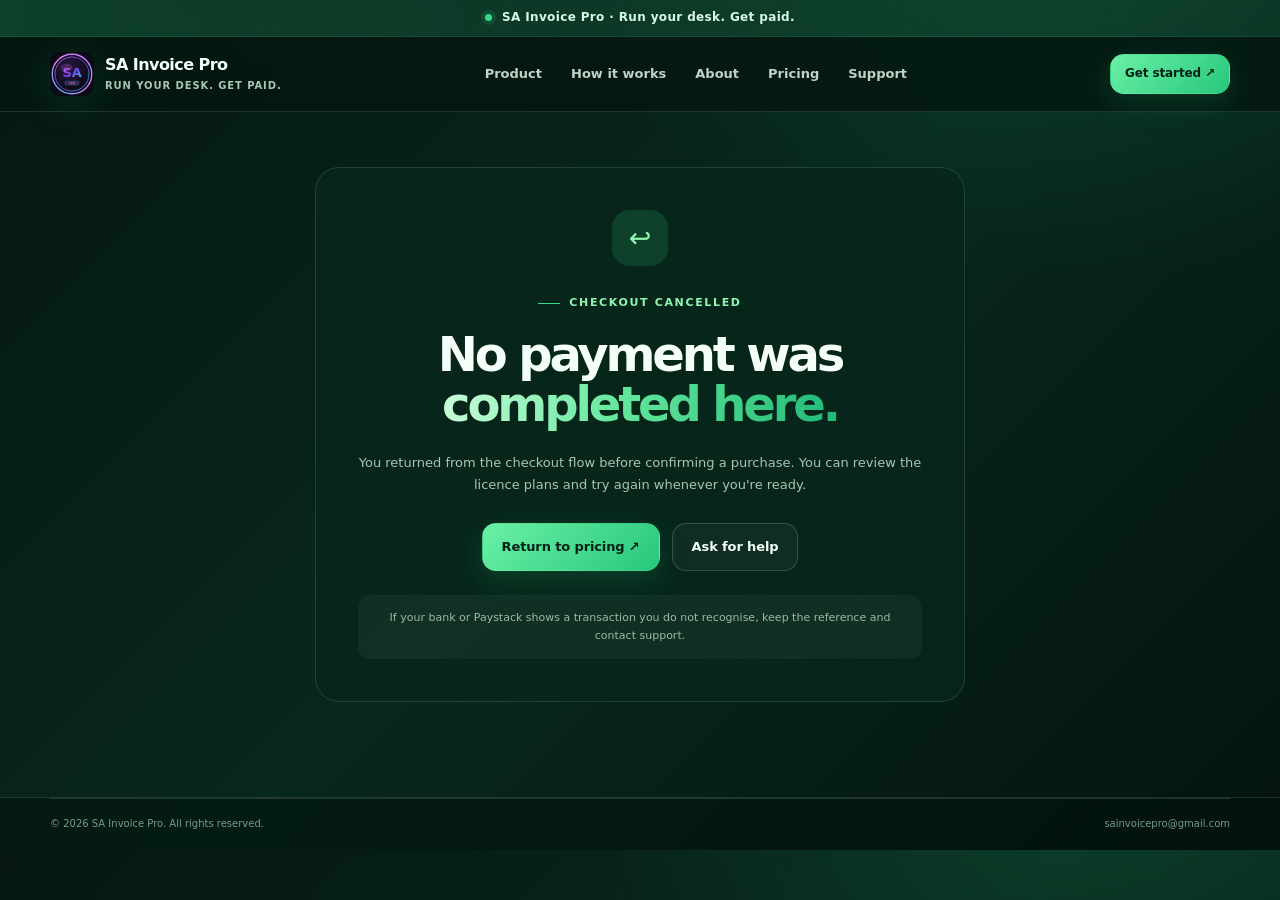
<file: payment-cancelled.html>
<!doctype html><html lang="en-ZA"><head><meta charset="utf-8"><meta name="viewport" content="width=device-width,initial-scale=1"><meta name="theme-color" content="#061b15"><title>Checkout Cancelled — SA Invoice Pro</title><meta name="description" content="Information about cancelling a SA Invoice Pro checkout."><link rel="stylesheet" href="styles.css"><script defer src="site.js"></script></head><body><div class="announcement"><span class="pulse"></span> SA Invoice Pro · Run your desk. Get paid.</div><header class="site-header"><a class="brand" href="index.html"><img src="assets/saip-logo.svg" alt="SA Invoice Pro app logo"><span class="brand-copy">SA Invoice Pro<small>Run your desk. Get paid.</small></span></a><nav class="site-nav" aria-label="Main navigation"><a href="features.html">Product</a><a href="how-it-works.html">How it works</a><a href="about.html">About</a><a href="pricing.html">Pricing</a><a href="support.html">Support</a></nav><div class="header-actions"><a class="button button-primary button-small" href="pricing.html">Get started ↗</a><button class="menu-toggle" type="button" aria-label="Open navigation" aria-expanded="false">☰</button></div></header><main class="section-wrap status-page"><section class="status-card"><div class="status-symbol">↩</div><div class="eyebrow">Checkout cancelled</div><h1>No payment was<br><span class="accent">completed here.</span></h1><p>You returned from the checkout flow before confirming a purchase. You can review the licence plans and try again whenever you're ready.</p><div class="hero-actions" style="justify-content:center"><a class="button button-primary" href="pricing.html">Return to pricing ↗</a><a class="button button-secondary" href="support.html">Ask for help</a></div><div class="status-meta">If your bank or Paystack shows a transaction you do not recognise, keep the reference and contact support.</div></section></main><footer class="site-footer"><div class="section-wrap"><div class="footer-bottom"><span>© <span data-year></span> SA Invoice Pro. All rights reserved.</span><a href="mailto:sainvoicepro@gmail.com">sainvoicepro@gmail.com</a></div></div></footer></body></html>
</file>
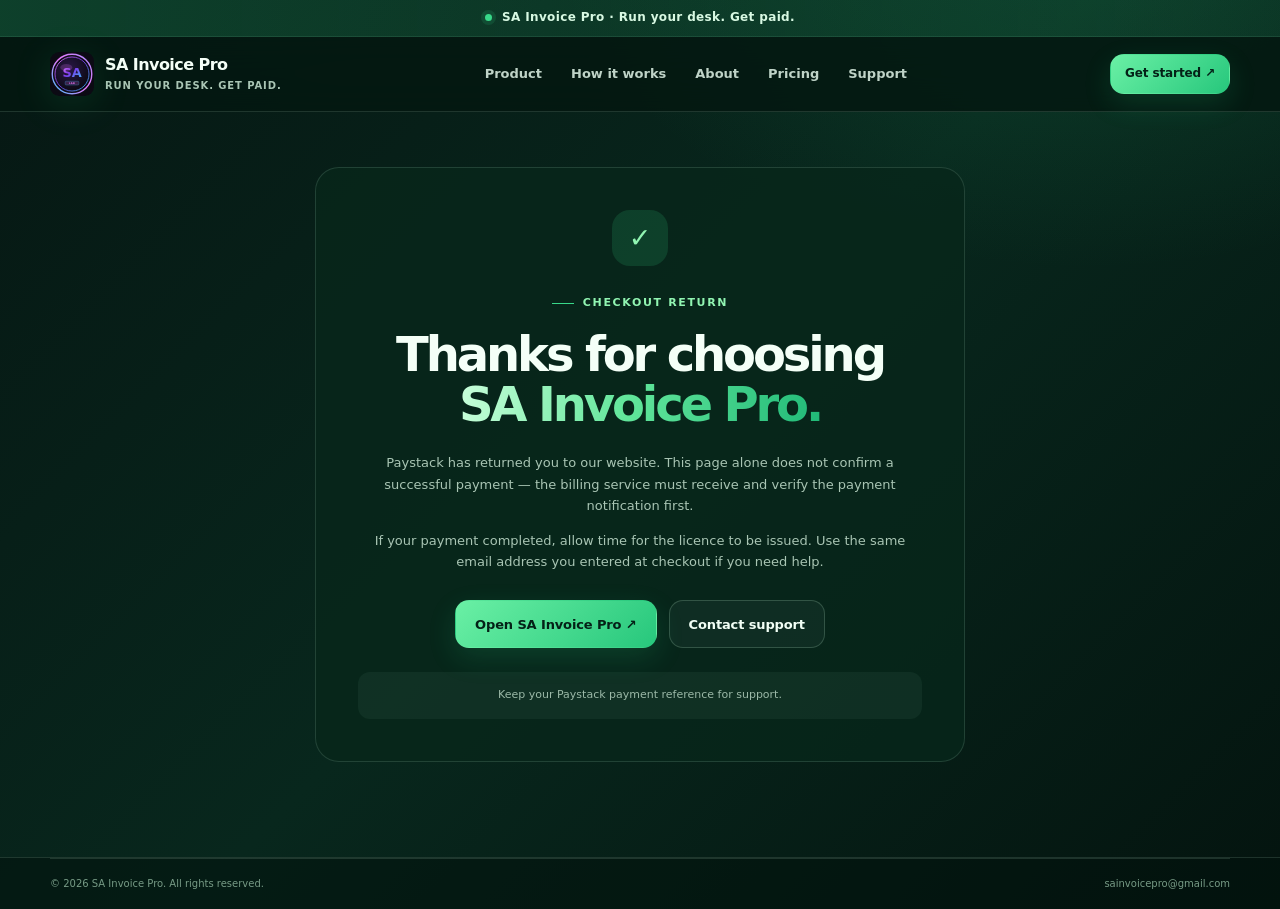
<file: payment-success.html>
<!doctype html><html lang="en-ZA"><head><meta charset="utf-8"><meta name="viewport" content="width=device-width,initial-scale=1"><meta name="theme-color" content="#061b15"><title>Payment Return — SA Invoice Pro</title><meta name="description" content="Information about returning to SA Invoice Pro after checkout."><link rel="stylesheet" href="styles.css"><script defer src="site.js"></script></head><body><div class="announcement"><span class="pulse"></span> SA Invoice Pro · Run your desk. Get paid.</div><header class="site-header"><a class="brand" href="index.html"><img src="assets/saip-logo.svg" alt="SA Invoice Pro app logo"><span class="brand-copy">SA Invoice Pro<small>Run your desk. Get paid.</small></span></a><nav class="site-nav" aria-label="Main navigation"><a href="features.html">Product</a><a href="how-it-works.html">How it works</a><a href="about.html">About</a><a href="pricing.html">Pricing</a><a href="support.html">Support</a></nav><div class="header-actions"><a class="button button-primary button-small" href="pricing.html">Get started ↗</a><button class="menu-toggle" type="button" aria-label="Open navigation" aria-expanded="false">☰</button></div></header><main class="section-wrap status-page"><section class="status-card"><div class="status-symbol">✓</div><div class="eyebrow">Checkout return</div><h1>Thanks for choosing<br><span class="accent">SA Invoice Pro.</span></h1><p>Paystack has returned you to our website. This page alone does not confirm a successful payment — the billing service must receive and verify the payment notification first.</p><p>If your payment completed, allow time for the licence to be issued. Use the same email address you entered at checkout if you need help.</p><div class="hero-actions" style="justify-content:center"><a class="button button-primary" href="https://sa-invoice-pro.pages.dev/">Open SA Invoice Pro ↗</a><a class="button button-secondary" href="support.html">Contact support</a></div><div class="status-meta" id="purchase-meta">Keep your Paystack payment reference for support.</div></section></main><script>const q=new URLSearchParams(location.search);const p=q.get('plan');const e=q.get('email');const el=document.getElementById('purchase-meta');if(p||e){el.textContent='Checkout details: '+(p||'plan not supplied')+' · '+(e||'email not supplied')+'. Keep your Paystack reference for support.';}</script><footer class="site-footer"><div class="section-wrap"><div class="footer-bottom"><span>© <span data-year></span> SA Invoice Pro. All rights reserved.</span><a href="mailto:sainvoicepro@gmail.com">sainvoicepro@gmail.com</a></div></div></footer></body></html>
</file>
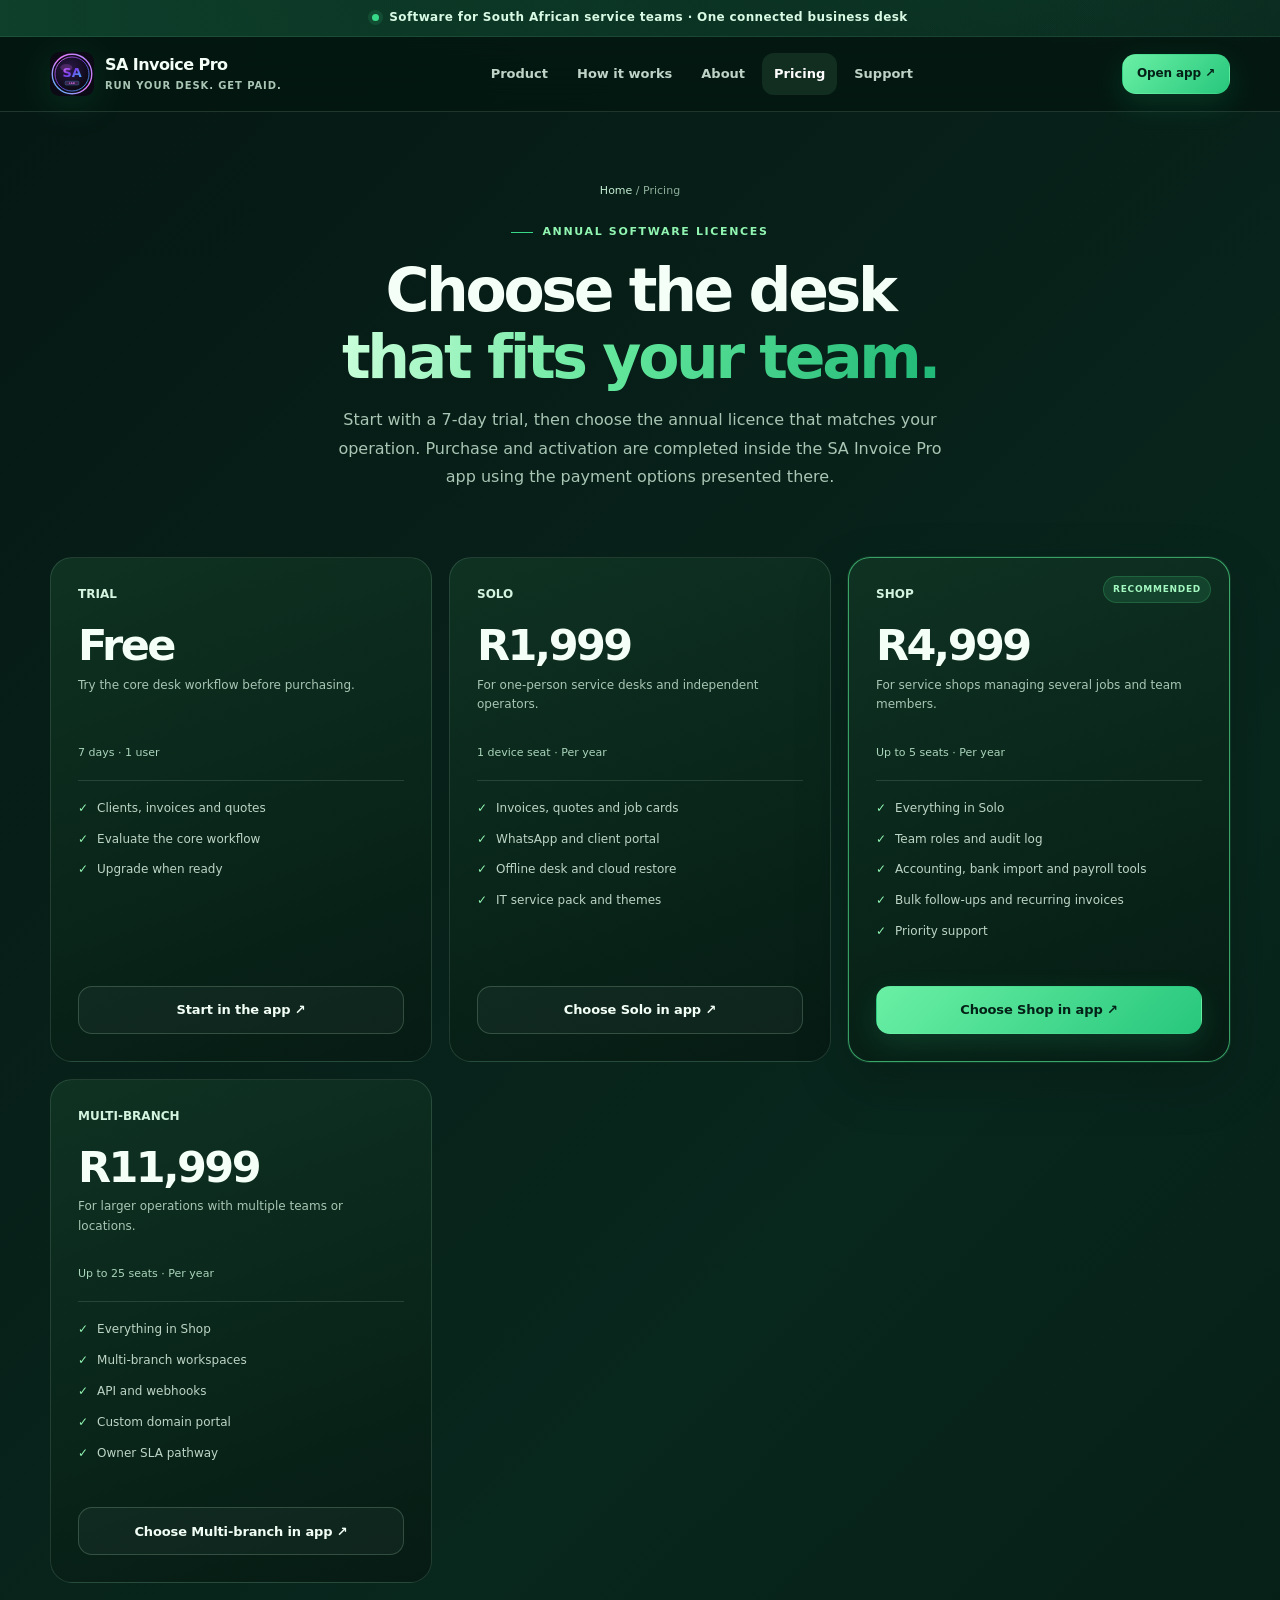
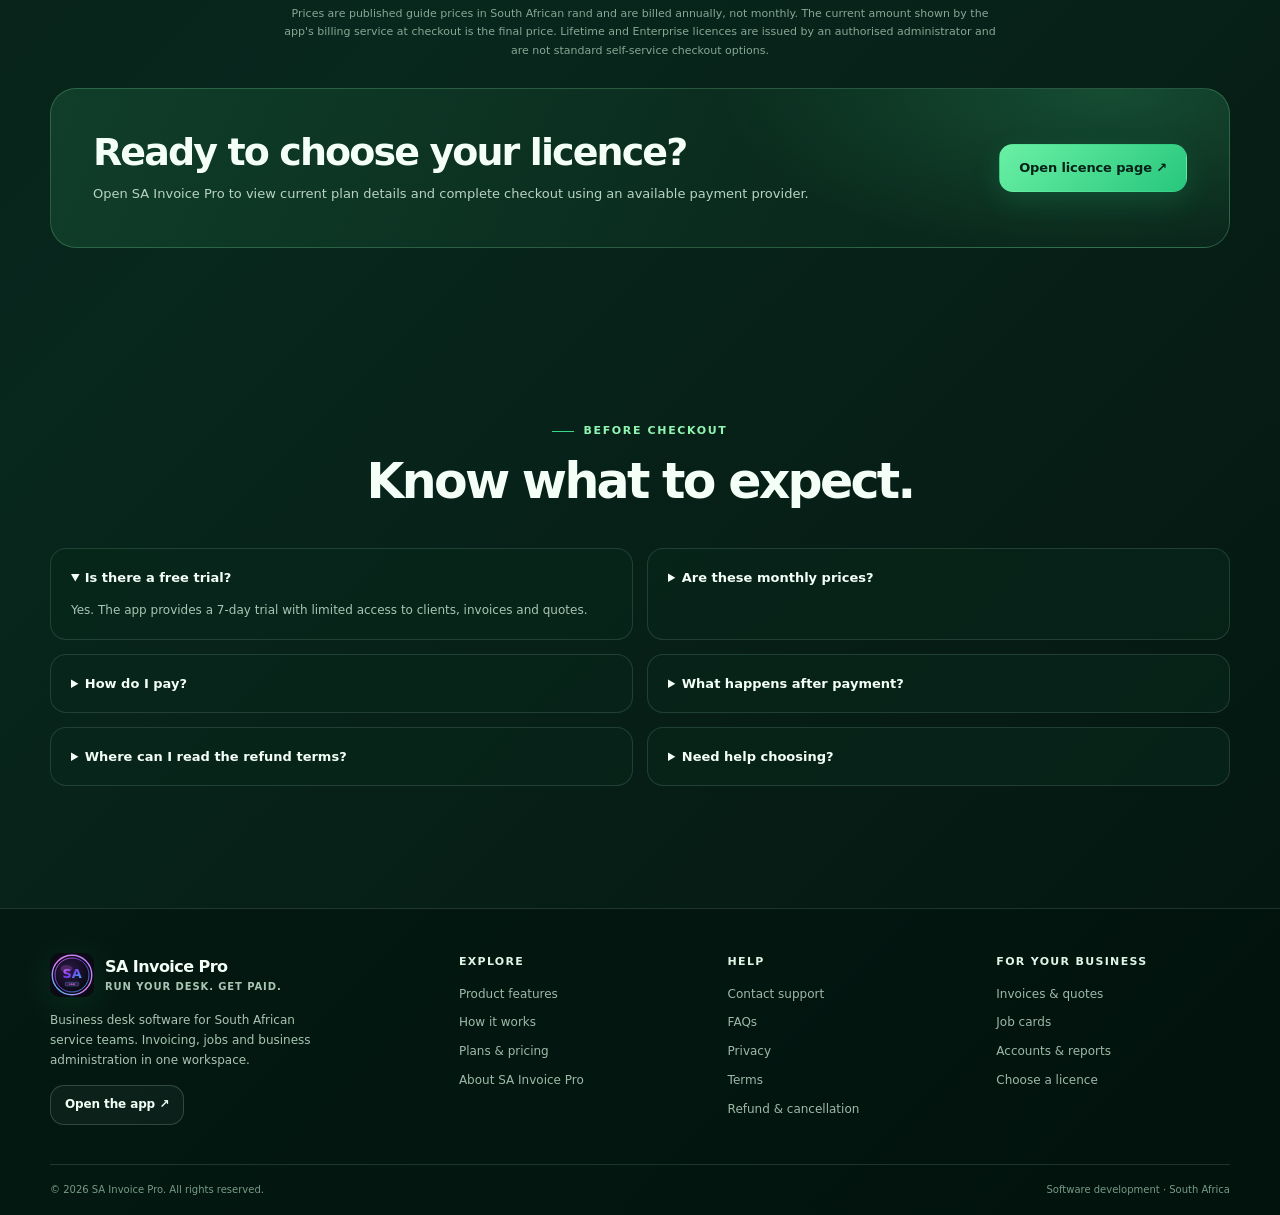
<file: pricing.html>
<!doctype html>
<html lang="en-ZA"><head><meta charset="utf-8"><meta name="viewport" content="width=device-width,initial-scale=1,viewport-fit=cover"><meta name="theme-color" content="#061b15"><title>Plans & Pricing — SA Invoice Pro</title><meta name="description" content="Compare SA Invoice Pro annual software licence plans for South African service teams."><link rel="canonical" href="https://sa-invoice.pages.dev/pricing.html"><link rel="icon" href="assets/saip-logo.svg" type="image/svg+xml"><link rel="stylesheet" href="styles.css"><script defer src="site.js"></script></head><body><div class="announcement"><span class="pulse"></span> Software for South African service teams · One connected business desk</div>
<header class="site-header">
  <a class="brand" href="index.html" aria-label="SA Invoice Pro home"><img src="assets/saip-logo.svg" alt="SA Invoice Pro app logo"><span class="brand-copy">SA Invoice Pro<small>Run your desk. Get paid.</small></span></a>
  <nav class="site-nav" aria-label="Main navigation"><a href="features.html">Product</a><a href="how-it-works.html">How it works</a><a href="about.html">About</a><a href="pricing.html">Pricing</a><a href="support.html">Support</a></nav>
  <div class="header-actions"><a class="button button-primary button-small" href="https://sa-invoice-pro.pages.dev/license" target="_blank" rel="noopener">Open app ↗</a><button class="menu-toggle" type="button" aria-label="Open navigation" aria-expanded="false">☰</button></div>
</header>
<main>
<section class="page-hero"><div class="section-wrap page-heading"><div class="breadcrumb"><a href="index.html">Home</a> / Pricing</div><div class="eyebrow">Annual software licences</div><h1>Choose the desk<br><span class="accent">that fits your team.</span></h1><p>Start with a 7-day trial, then choose the annual licence that matches your operation. Purchase and activation are completed inside the SA Invoice Pro app using the payment options presented there.</p></div></section>
<section class="page-content"><div class="section-wrap">
<div class="pricing-grid">
<article class="price-card"><div class="plan-label">TRIAL</div><div class="plan-price">Free</div><p class="plan-desc">Try the core desk workflow before purchasing.</p><div class="plan-seat">7 days · 1 user</div><ul class="plan-list"><li>Clients, invoices and quotes</li><li>Evaluate the core workflow</li><li>Upgrade when ready</li></ul><a class="button button-secondary" href="https://sa-invoice-pro.pages.dev/" target="_blank" rel="noopener">Start in the app ↗</a></article>
<article class="price-card"><div class="plan-label">SOLO</div><div class="plan-price">R1,999</div><p class="plan-desc">For one-person service desks and independent operators.</p><div class="plan-seat">1 device seat · Per year</div><ul class="plan-list"><li>Invoices, quotes and job cards</li><li>WhatsApp and client portal</li><li>Offline desk and cloud restore</li><li>IT service pack and themes</li></ul><a class="button button-secondary" href="https://sa-invoice-pro.pages.dev/license" target="_blank" rel="noopener">Choose Solo in app ↗</a></article>
<article class="price-card popular"><span class="popular-tag">Recommended</span><div class="plan-label">SHOP</div><div class="plan-price">R4,999</div><p class="plan-desc">For service shops managing several jobs and team members.</p><div class="plan-seat">Up to 5 seats · Per year</div><ul class="plan-list"><li>Everything in Solo</li><li>Team roles and audit log</li><li>Accounting, bank import and payroll tools</li><li>Bulk follow-ups and recurring invoices</li><li>Priority support</li></ul><a class="button button-primary" href="https://sa-invoice-pro.pages.dev/license" target="_blank" rel="noopener">Choose Shop in app ↗</a></article>
<article class="price-card"><div class="plan-label">MULTI-BRANCH</div><div class="plan-price">R11,999</div><p class="plan-desc">For larger operations with multiple teams or locations.</p><div class="plan-seat">Up to 25 seats · Per year</div><ul class="plan-list"><li>Everything in Shop</li><li>Multi-branch workspaces</li><li>API and webhooks</li><li>Custom domain portal</li><li>Owner SLA pathway</li></ul><a class="button button-secondary" href="https://sa-invoice-pro.pages.dev/license" target="_blank" rel="noopener">Choose Multi-branch in app ↗</a></article>
</div>
<p class="fine-print">Prices are published guide prices in South African rand and are billed annually, not monthly. The current amount shown by the app's billing service at checkout is the final price. Lifetime and Enterprise licences are issued by an authorised administrator and are not standard self-service checkout options.</p>
<div class="cta-band" style="margin-top:28px"><div><h2>Ready to choose your licence?</h2><p>Open SA Invoice Pro to view current plan details and complete checkout using an available payment provider.</p></div><a class="button button-primary" href="https://sa-invoice-pro.pages.dev/license" target="_blank" rel="noopener">Open licence page ↗</a></div>
</div></section>
<section class="section"><div class="section-wrap"><div class="section-heading"><div class="eyebrow">Before checkout</div><h2>Know what to expect.</h2></div><div class="faq-grid">
<details open><summary>Is there a free trial?</summary><p>Yes. The app provides a 7-day trial with limited access to clients, invoices and quotes.</p></details>
<details><summary>Are these monthly prices?</summary><p>No. Solo, Shop and Multi-branch are annual software licence plans. The displayed amounts are yearly guide prices.</p></details>
<details><summary>How do I pay?</summary><p>Open the licence page in SA Invoice Pro and select one of the payment providers offered there. If you choose Paystack, the payment methods available to you are displayed by Paystack at checkout.</p></details>
<details><summary>What happens after payment?</summary><p>The billing service verifies the transaction before issuing a licence or activation key. Returning from checkout alone does not activate a licence.</p></details>
<details><summary>Where can I read the refund terms?</summary><p>Read our <a href="refund-policy.html">Refund & Cancellation Policy</a> before purchasing.</p></details>
<details><summary>Need help choosing?</summary><p>Contact <a href="mailto:sainvoicepro@gmail.com" style="color:var(--green2)">sainvoicepro@gmail.com</a> and describe your team size and workflow.</p></details>
</div></div></section>
</main>
<footer class="site-footer"><div class="section-wrap"><div class="footer-main">
<div class="footer-brand"><a class="brand" href="index.html"><img src="assets/saip-logo.svg" alt=""><span class="brand-copy">SA Invoice Pro<small>Run your desk. Get paid.</small></span></a><p>Business desk software for South African service teams. Invoicing, jobs and business administration in one workspace.</p><a class="button button-secondary button-small" href="https://sa-invoice-pro.pages.dev/" target="_blank" rel="noopener">Open the app ↗</a></div>
<div class="footer-col"><h3>Explore</h3><a href="features.html">Product features</a><a href="how-it-works.html">How it works</a><a href="pricing.html">Plans & pricing</a><a href="about.html">About SA Invoice Pro</a></div>
<div class="footer-col"><h3>Help</h3><a href="support.html">Contact support</a><a href="support.html#faq">FAQs</a><a href="privacy.html">Privacy</a><a href="terms.html">Terms</a><a href="refund-policy.html">Refund & cancellation</a></div>
<div class="footer-col"><h3>For your business</h3><a href="features.html#invoicing">Invoices & quotes</a><a href="features.html#jobs">Job cards</a><a href="features.html#accounts">Accounts & reports</a><a href="https://sa-invoice-pro.pages.dev/license" target="_blank" rel="noopener">Choose a licence</a></div>
</div><div class="footer-bottom"><span>© <span data-year></span> SA Invoice Pro. All rights reserved.</span><span>Software development · South Africa</span></div></div></footer>
</body></html>
</file>
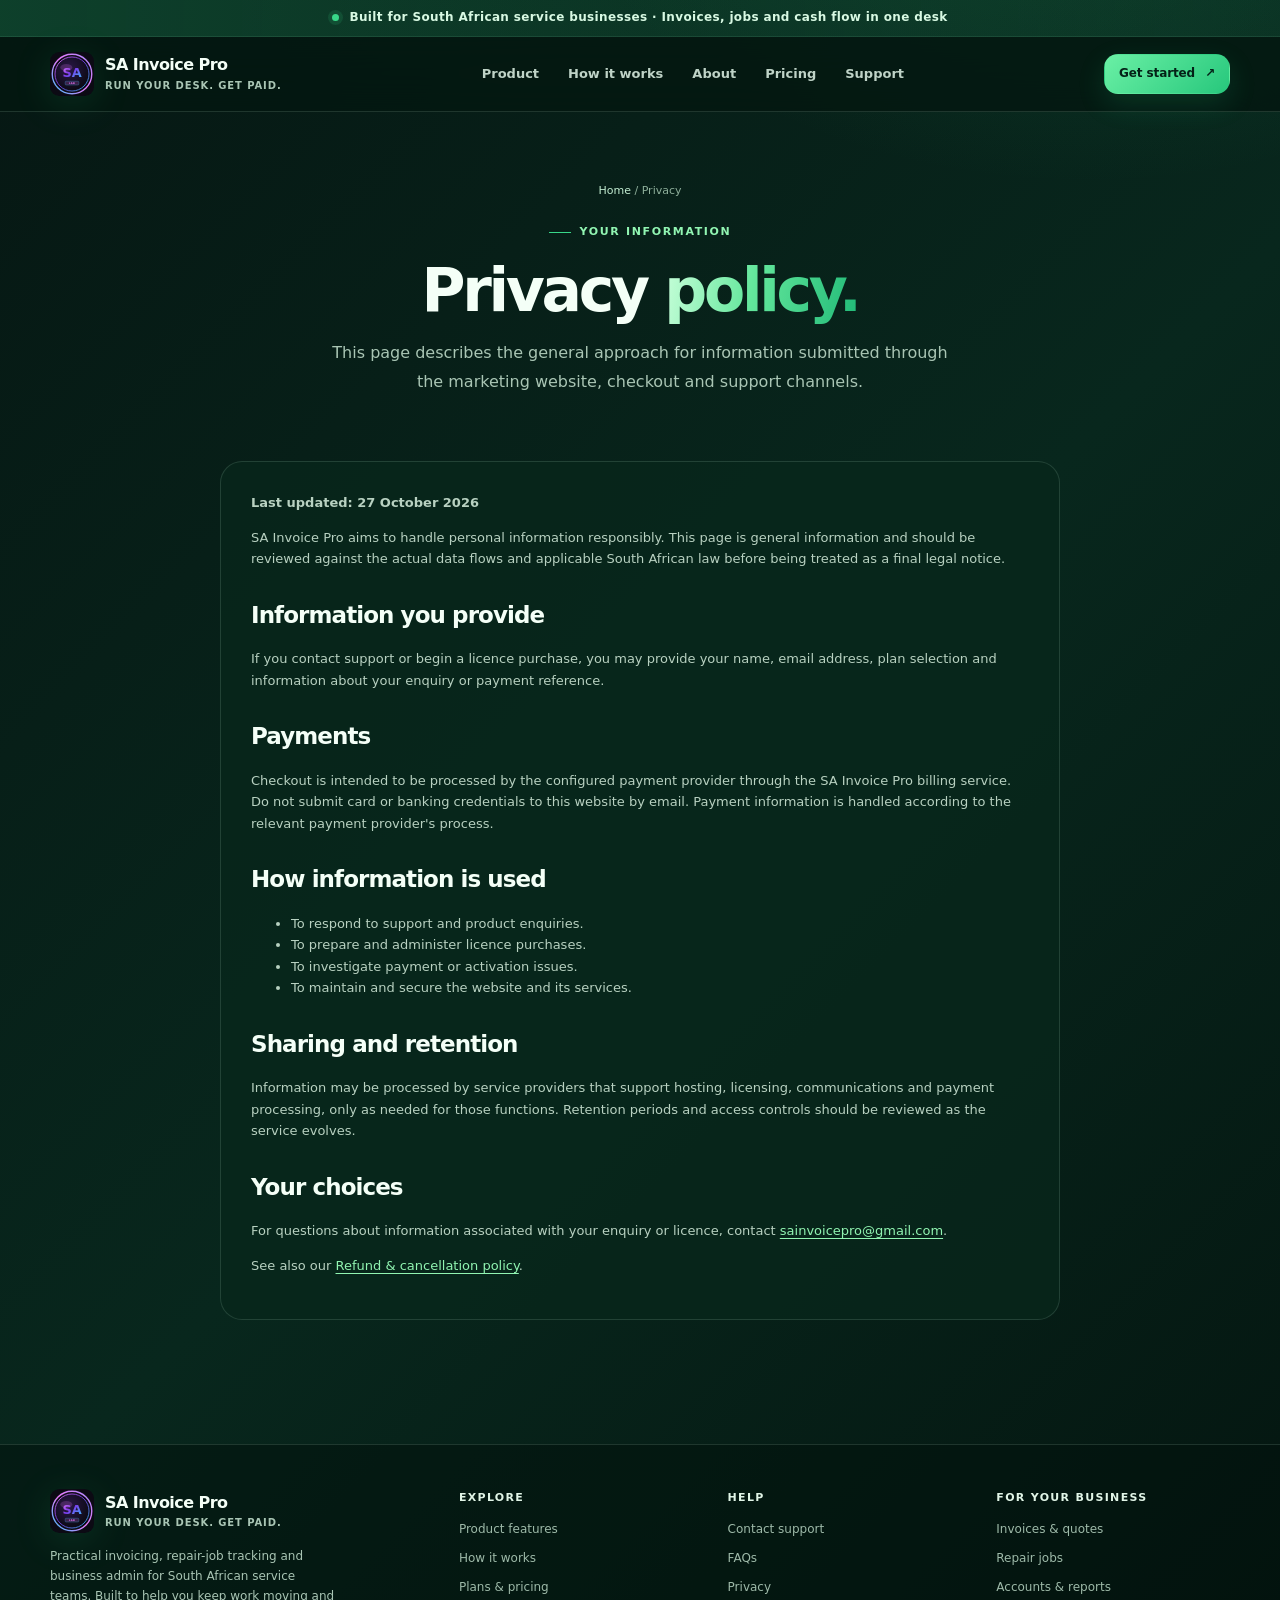
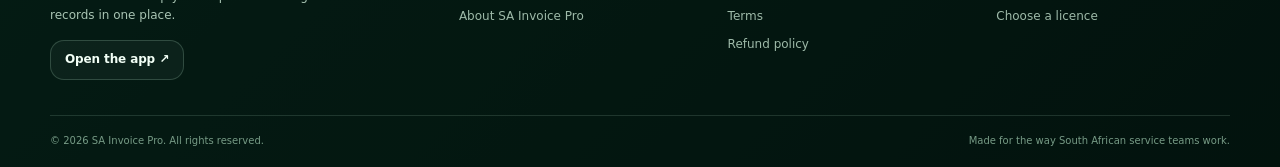
<file: privacy.html>
<!doctype html>
<html lang="en-ZA"><head><meta charset="utf-8"><meta name="viewport" content="width=device-width,initial-scale=1,viewport-fit=cover"><meta name="theme-color" content="#061b15"><title>Privacy Policy — SA Invoice Pro</title><meta name="description" content="Privacy information for the SA Invoice Pro website, licensing and support."><link rel="canonical" href="https://sa-invoice.pages.dev/privacy.html"><link rel="icon" href="assets/saip-logo.svg" type="image/svg+xml"><link rel="stylesheet" href="styles.css"><script defer src="site.js"></script></head><body><div class="announcement"><span class="pulse"></span> Built for South African service businesses · Invoices, jobs and cash flow in one desk</div>
<header class="site-header">
  <a class="brand" href="index.html" aria-label="SA Invoice Pro home"><img src="assets/saip-logo.svg" alt="SA Invoice Pro app logo"><span class="brand-copy">SA Invoice Pro<small>Run your desk. Get paid.</small></span></a>
  <nav class="site-nav" aria-label="Main navigation">
    <a href="features.html">Product</a><a href="how-it-works.html">How it works</a><a href="about.html">About</a><a href="pricing.html">Pricing</a><a href="support.html">Support</a>
  </nav>
  <div class="header-actions"><a class="button button-primary button-small" href="pricing.html">Get started <span>↗</span></a><button class="menu-toggle" type="button" aria-label="Open navigation" aria-expanded="false">☰</button></div>
</header>
<main><section class="page-hero"><div class="section-wrap page-heading"><div class="breadcrumb"><a href="index.html">Home</a> / Privacy</div><div class="eyebrow">Your information</div><h1>Privacy <span class="accent">policy.</span></h1><p>This page describes the general approach for information submitted through the marketing website, checkout and support channels.</p></div></section><section class="page-content"><div class="section-wrap legal-copy content-panel"><p><strong>Last updated: 27 October 2026</strong></p><p>SA Invoice Pro aims to handle personal information responsibly. This page is general information and should be reviewed against the actual data flows and applicable South African law before being treated as a final legal notice.</p><h2>Information you provide</h2><p>If you contact support or begin a licence purchase, you may provide your name, email address, plan selection and information about your enquiry or payment reference.</p><h2>Payments</h2><p>Checkout is intended to be processed by the configured payment provider through the SA Invoice Pro billing service. Do not submit card or banking credentials to this website by email. Payment information is handled according to the relevant payment provider's process.</p><h2>How information is used</h2><ul><li>To respond to support and product enquiries.</li><li>To prepare and administer licence purchases.</li><li>To investigate payment or activation issues.</li><li>To maintain and secure the website and its services.</li></ul><h2>Sharing and retention</h2><p>Information may be processed by service providers that support hosting, licensing, communications and payment processing, only as needed for those functions. Retention periods and access controls should be reviewed as the service evolves.</p><h2>Your choices</h2><p>For questions about information associated with your enquiry or licence, contact <a href="mailto:sainvoicepro@gmail.com">sainvoicepro@gmail.com</a>.</p><p>See also our <a href="refund-policy.html">Refund & cancellation policy</a>.</p></div></section></main><footer class="site-footer"><div class="section-wrap"><div class="footer-main">
  <div class="footer-brand"><a class="brand" href="index.html"><img src="assets/saip-logo.svg" alt=""><span class="brand-copy">SA Invoice Pro<small>Run your desk. Get paid.</small></span></a><p>Practical invoicing, repair-job tracking and business admin for South African service teams. Built to help you keep work moving and records in one place.</p><a class="button button-secondary button-small" href="https://sa-invoice-pro.pages.dev/" target="_blank" rel="noopener">Open the app ↗</a></div>
  <div class="footer-col"><h3>Explore</h3><a href="features.html">Product features</a><a href="how-it-works.html">How it works</a><a href="pricing.html">Plans & pricing</a><a href="about.html">About SA Invoice Pro</a></div>
  <div class="footer-col"><h3>Help</h3><a href="support.html">Contact support</a><a href="support.html#faq">FAQs</a><a href="privacy.html">Privacy</a><a href="terms.html">Terms</a><a href="refund-policy.html">Refund policy</a></div>
  <div class="footer-col"><h3>For your business</h3><a href="features.html#invoicing">Invoices & quotes</a><a href="features.html#jobs">Repair jobs</a><a href="features.html#accounts">Accounts & reports</a><a href="pricing.html">Choose a licence</a></div>
</div><div class="footer-bottom"><span>© <span data-year></span> SA Invoice Pro. All rights reserved.</span><span>Made for the way South African service teams work.</span></div></div></footer></body></html>
</file>
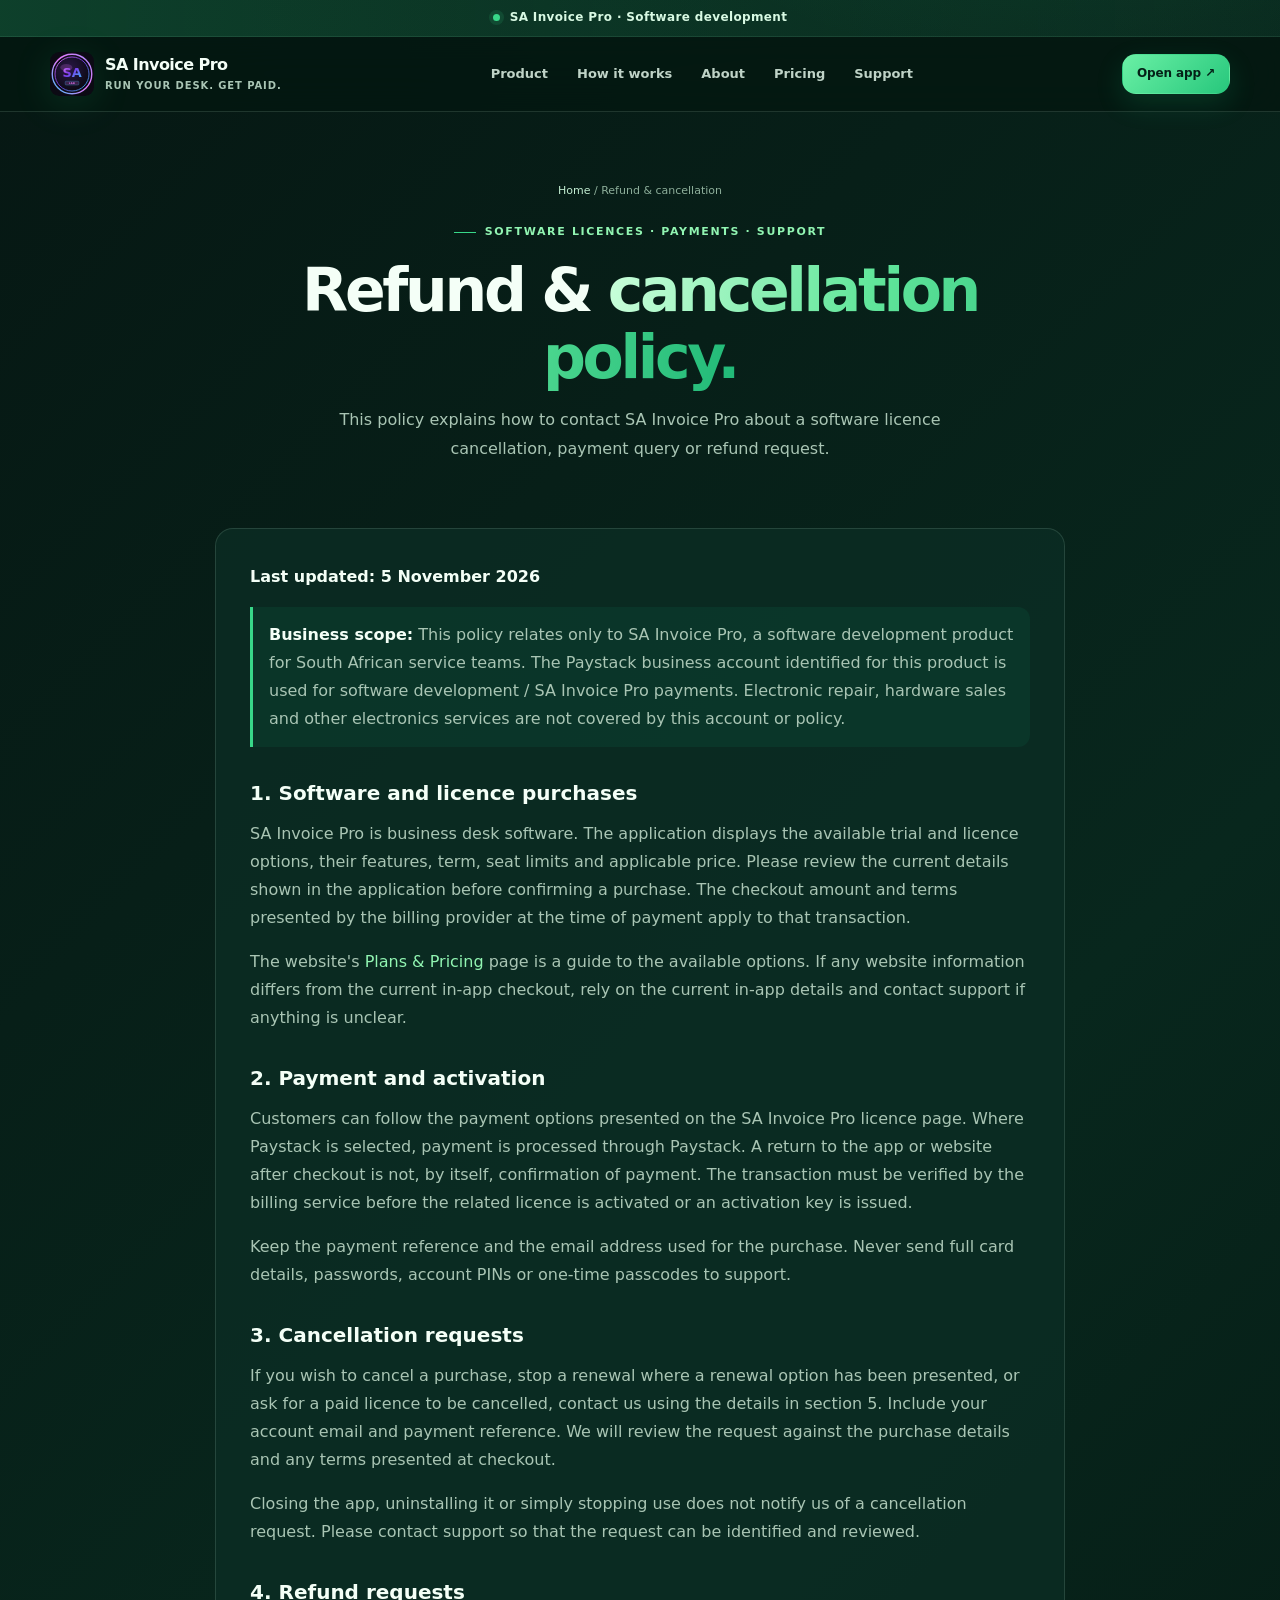
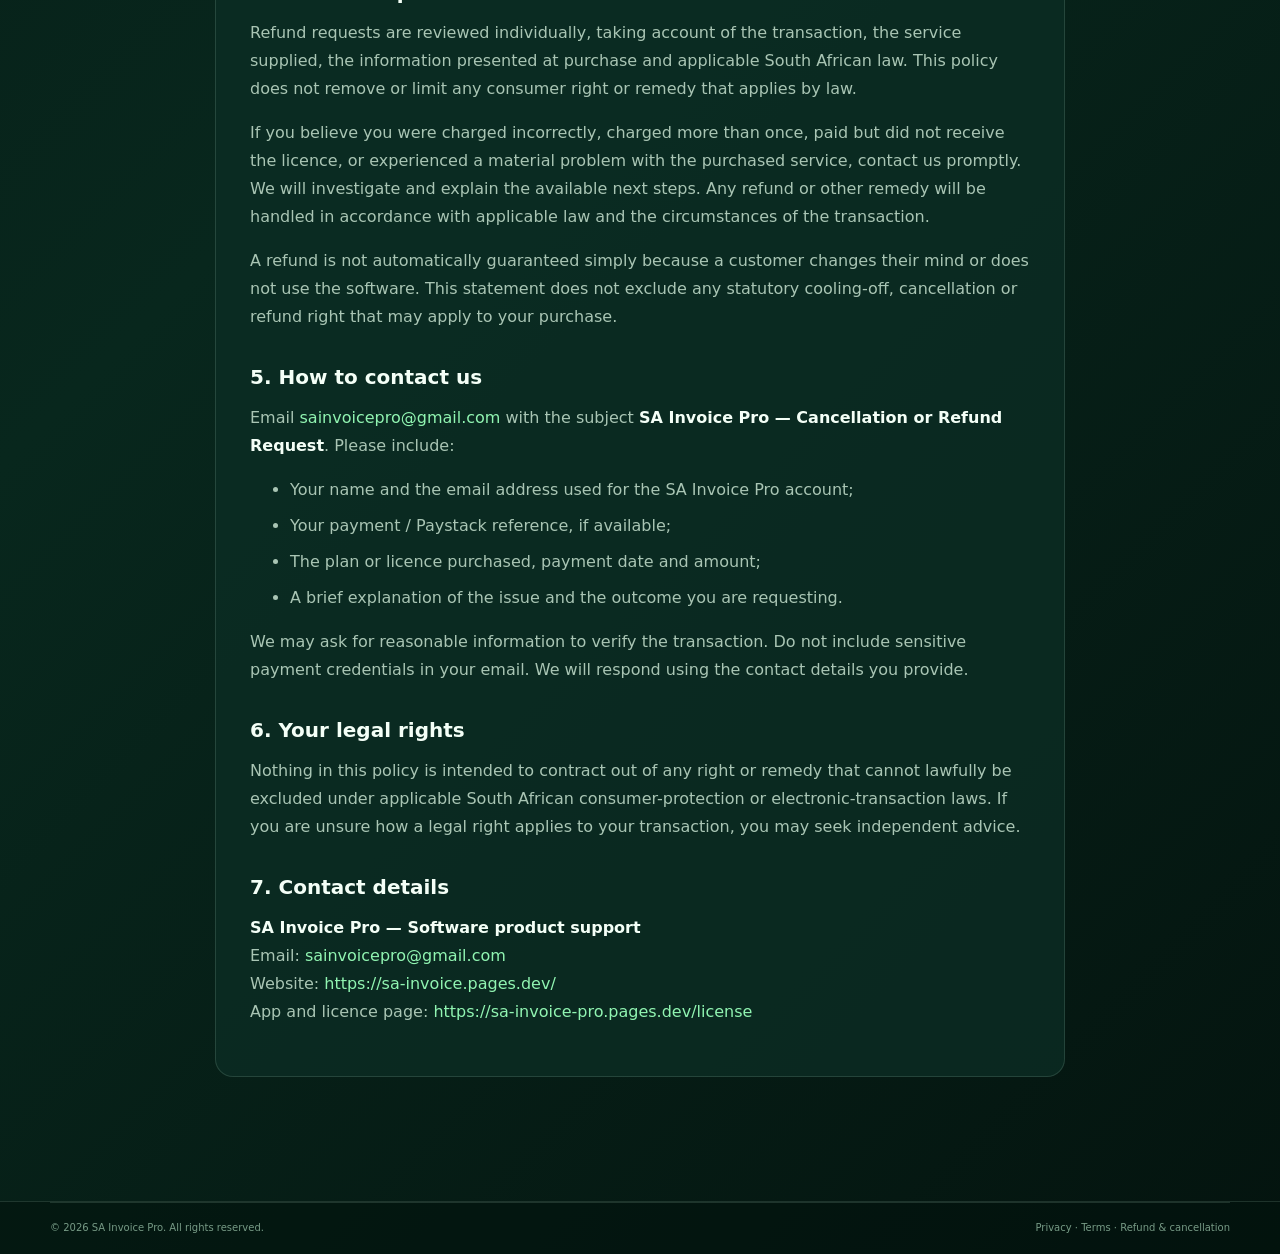
<file: refund-policy.html>
<!doctype html>
<html lang="en-ZA">
<head>
  <meta charset="utf-8">
  <meta name="viewport" content="width=device-width,initial-scale=1">
  <meta name="theme-color" content="#061b15">
  <title>Refund & Cancellation Policy — SA Invoice Pro</title>
  <meta name="description" content="Refund and cancellation information for SA Invoice Pro software licences.">
  <link rel="canonical" href="https://sa-invoice.pages.dev/refund-policy.html">
  <link rel="icon" href="assets/saip-logo.svg" type="image/svg+xml">
  <link rel="stylesheet" href="styles.css">
  <script defer src="site.js"></script>
  <style>
    .policy-content{max-width:850px;margin:0 auto}
    .policy-card{background:var(--card,rgba(12,46,36,.78));border:1px solid var(--line,rgba(255,255,255,.12));border-radius:18px;padding:clamp(20px,4vw,34px)}
    .policy-card h2{margin:30px 0 10px;font-size:20px}
    .policy-card h2:first-child{margin-top:0}
    .policy-card p,.policy-card li{color:var(--muted);line-height:1.75}
    .policy-card strong{color:var(--text)}
    .policy-card a{color:var(--green2,var(--green,#34d399))}
    .policy-card li{margin:8px 0}
    .policy-note{padding:14px 16px;border-left:3px solid var(--green,#34d399);background:rgba(16,185,129,.08);border-radius:0 12px 12px 0}
  </style>
</head>
<body>
<div class="announcement"><span class="pulse"></span> SA Invoice Pro · Software development</div>
<header class="site-header">
  <a class="brand" href="index.html" aria-label="SA Invoice Pro home"><img src="assets/saip-logo.svg" alt="SA Invoice Pro app logo"><span class="brand-copy">SA Invoice Pro<small>Run your desk. Get paid.</small></span></a>
  <nav class="site-nav" aria-label="Main navigation">
    <a href="features.html">Product</a><a href="how-it-works.html">How it works</a><a href="about.html">About</a><a href="pricing.html">Pricing</a><a href="support.html">Support</a>
  </nav>
  <div class="header-actions"><a class="button button-primary button-small" href="https://sa-invoice-pro.pages.dev/license" target="_blank" rel="noopener">Open app ↗</a><button class="menu-toggle" type="button" aria-label="Open navigation" aria-expanded="false">☰</button></div>
</header>
<main>
  <section class="page-hero"><div class="section-wrap page-heading">
    <div class="breadcrumb"><a href="index.html">Home</a> / Refund & cancellation</div>
    <div class="eyebrow">Software licences · Payments · Support</div>
    <h1>Refund & <span class="accent">cancellation policy.</span></h1>
    <p>This policy explains how to contact SA Invoice Pro about a software licence cancellation, payment query or refund request.</p>
  </div></section>
  <section class="page-content"><div class="section-wrap policy-content">
    <article class="policy-card">
      <p><strong>Last updated: 5 November 2026</strong></p>
      <p class="policy-note"><strong>Business scope:</strong> This policy relates only to SA Invoice Pro, a software development product for South African service teams. The Paystack business account identified for this product is used for software development / SA Invoice Pro payments. Electronic repair, hardware sales and other electronics services are not covered by this account or policy.</p>

      <h2>1. Software and licence purchases</h2>
      <p>SA Invoice Pro is business desk software. The application displays the available trial and licence options, their features, term, seat limits and applicable price. Please review the current details shown in the application before confirming a purchase. The checkout amount and terms presented by the billing provider at the time of payment apply to that transaction.</p>
      <p>The website's <a href="pricing.html">Plans & Pricing</a> page is a guide to the available options. If any website information differs from the current in-app checkout, rely on the current in-app details and contact support if anything is unclear.</p>

      <h2>2. Payment and activation</h2>
      <p>Customers can follow the payment options presented on the SA Invoice Pro licence page. Where Paystack is selected, payment is processed through Paystack. A return to the app or website after checkout is not, by itself, confirmation of payment. The transaction must be verified by the billing service before the related licence is activated or an activation key is issued.</p>
      <p>Keep the payment reference and the email address used for the purchase. Never send full card details, passwords, account PINs or one-time passcodes to support.</p>

      <h2>3. Cancellation requests</h2>
      <p>If you wish to cancel a purchase, stop a renewal where a renewal option has been presented, or ask for a paid licence to be cancelled, contact us using the details in section 5. Include your account email and payment reference. We will review the request against the purchase details and any terms presented at checkout.</p>
      <p>Closing the app, uninstalling it or simply stopping use does not notify us of a cancellation request. Please contact support so that the request can be identified and reviewed.</p>

      <h2>4. Refund requests</h2>
      <p>Refund requests are reviewed individually, taking account of the transaction, the service supplied, the information presented at purchase and applicable South African law. This policy does not remove or limit any consumer right or remedy that applies by law.</p>
      <p>If you believe you were charged incorrectly, charged more than once, paid but did not receive the licence, or experienced a material problem with the purchased service, contact us promptly. We will investigate and explain the available next steps. Any refund or other remedy will be handled in accordance with applicable law and the circumstances of the transaction.</p>
      <p>A refund is not automatically guaranteed simply because a customer changes their mind or does not use the software. This statement does not exclude any statutory cooling-off, cancellation or refund right that may apply to your purchase.</p>

      <h2>5. How to contact us</h2>
      <p>Email <a href="mailto:sainvoicepro@gmail.com">sainvoicepro@gmail.com</a> with the subject <strong>SA Invoice Pro — Cancellation or Refund Request</strong>. Please include:</p>
      <ul>
        <li>Your name and the email address used for the SA Invoice Pro account;</li>
        <li>Your payment / Paystack reference, if available;</li>
        <li>The plan or licence purchased, payment date and amount;</li>
        <li>A brief explanation of the issue and the outcome you are requesting.</li>
      </ul>
      <p>We may ask for reasonable information to verify the transaction. Do not include sensitive payment credentials in your email. We will respond using the contact details you provide.</p>

      <h2>6. Your legal rights</h2>
      <p>Nothing in this policy is intended to contract out of any right or remedy that cannot lawfully be excluded under applicable South African consumer-protection or electronic-transaction laws. If you are unsure how a legal right applies to your transaction, you may seek independent advice.</p>

      <h2>7. Contact details</h2>
      <p><strong>SA Invoice Pro — Software product support</strong><br>
      Email: <a href="mailto:sainvoicepro@gmail.com">sainvoicepro@gmail.com</a><br>
      Website: <a href="https://sa-invoice.pages.dev/">https://sa-invoice.pages.dev/</a><br>
      App and licence page: <a href="https://sa-invoice-pro.pages.dev/license">https://sa-invoice-pro.pages.dev/license</a></p>
    </article>
  </div></section>
</main>
<footer class="site-footer"><div class="section-wrap"><div class="footer-bottom"><span>© <span data-year></span> SA Invoice Pro. All rights reserved.</span><span><a href="privacy.html">Privacy</a> · <a href="terms.html">Terms</a> · <a href="refund-policy.html">Refund & cancellation</a></span></div></div></footer>
</body>
</html>
</file>
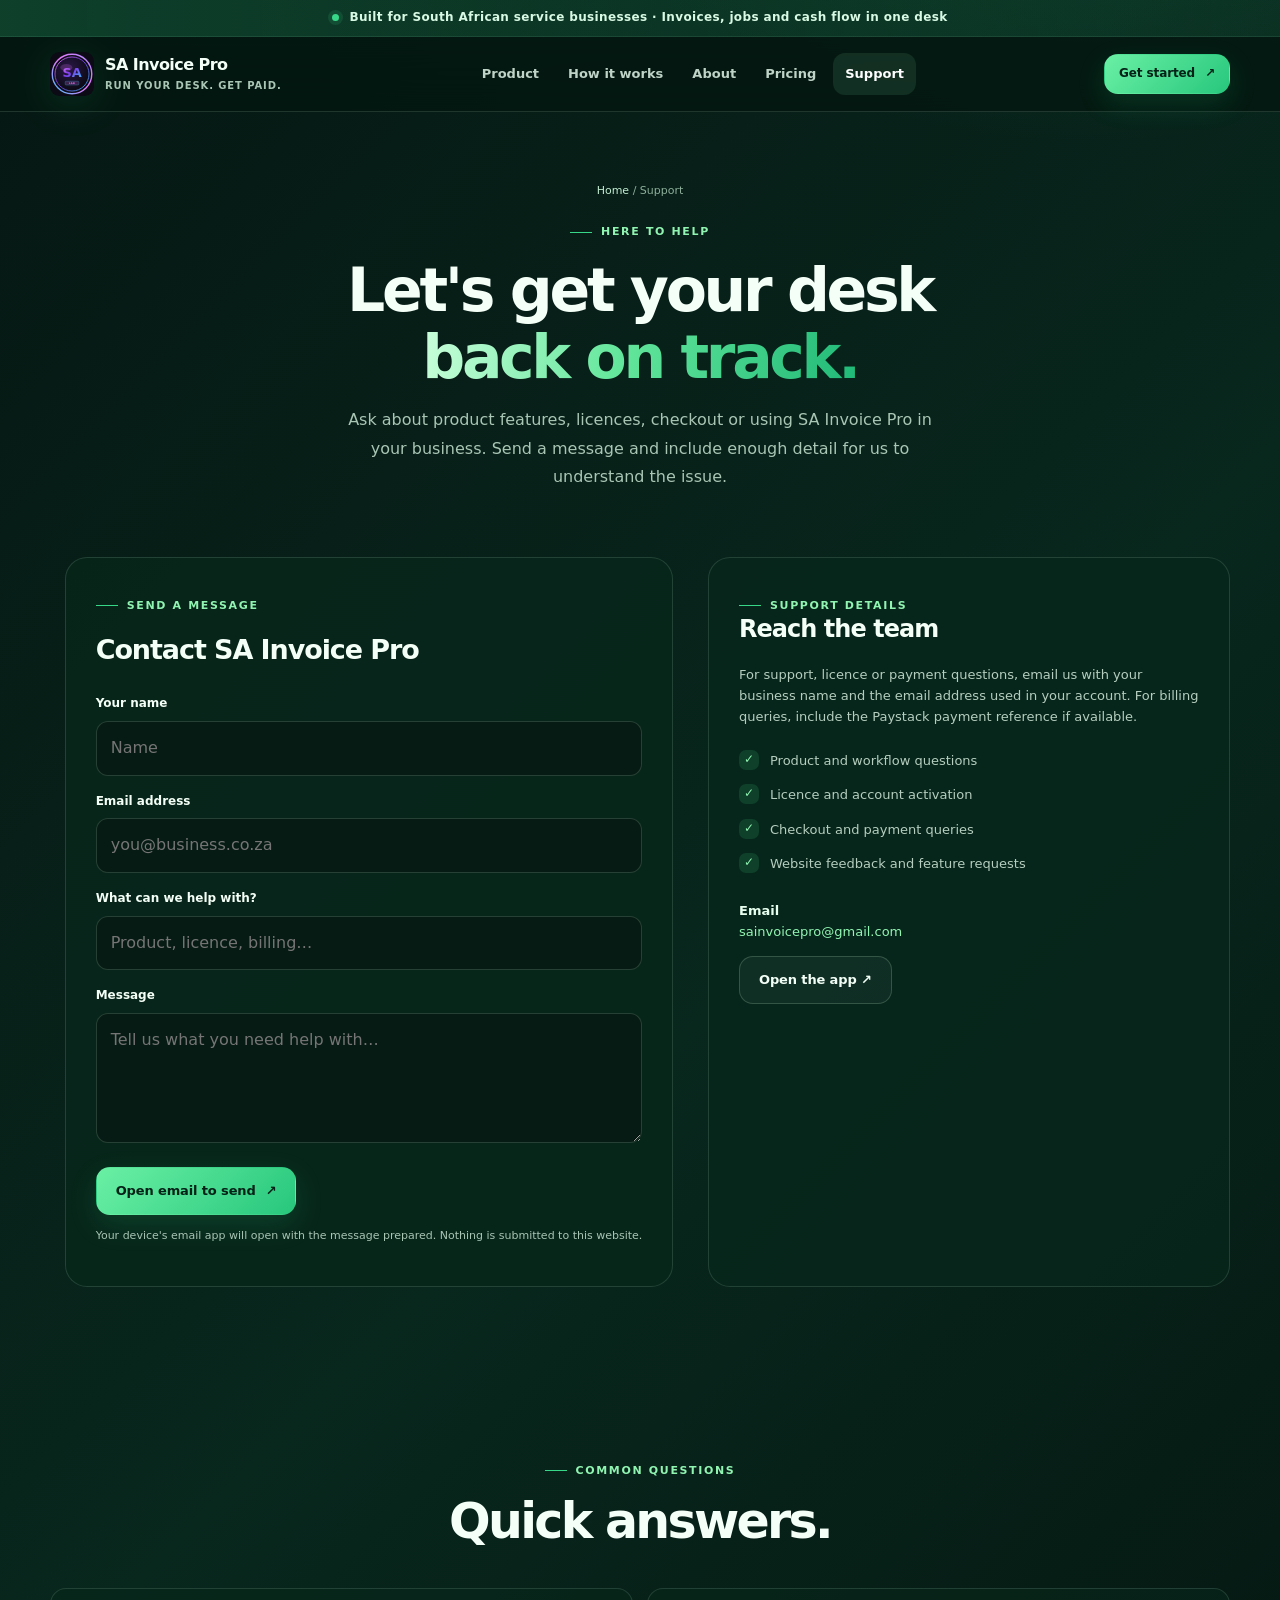
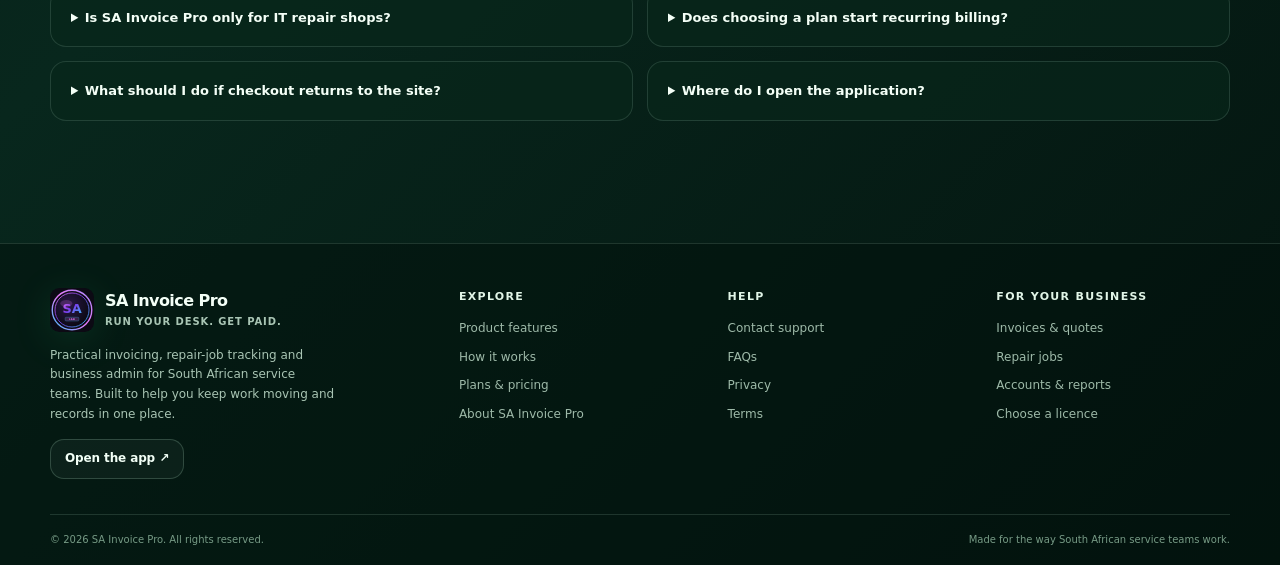
<file: support.html>
<!doctype html>
<html lang="en-ZA"><head><meta charset="utf-8"><meta name="viewport" content="width=device-width,initial-scale=1,viewport-fit=cover"><meta name="theme-color" content="#061b15"><title>Support & Contact — SA Invoice Pro</title><meta name="description" content="Contact SA Invoice Pro support for product, licence and billing questions."><link rel="canonical" href="https://sa-invoice.pages.dev/support.html"><link rel="icon" href="assets/saip-logo.svg" type="image/svg+xml"><link rel="stylesheet" href="styles.css"><script defer src="site.js"></script></head><body><div class="announcement"><span class="pulse"></span> Built for South African service businesses · Invoices, jobs and cash flow in one desk</div>
<header class="site-header">
  <a class="brand" href="index.html" aria-label="SA Invoice Pro home"><img src="assets/saip-logo.svg" alt="SA Invoice Pro app logo"><span class="brand-copy">SA Invoice Pro<small>Run your desk. Get paid.</small></span></a>
  <nav class="site-nav" aria-label="Main navigation">
    <a href="features.html">Product</a><a href="how-it-works.html">How it works</a><a href="about.html">About</a><a href="pricing.html">Pricing</a><a href="support.html">Support</a>
  </nav>
  <div class="header-actions"><a class="button button-primary button-small" href="pricing.html">Get started <span>↗</span></a><button class="menu-toggle" type="button" aria-label="Open navigation" aria-expanded="false">☰</button></div>
</header>
<main><section class="page-hero"><div class="section-wrap page-heading"><div class="breadcrumb"><a href="index.html">Home</a> / Support</div><div class="eyebrow">Here to help</div><h1>Let's get your desk<br><span class="accent">back on track.</span></h1><p>Ask about product features, licences, checkout or using SA Invoice Pro in your business. Send a message and include enough detail for us to understand the issue.</p></div></section>
<section class="page-content"><div class="section-wrap content-grid"><form class="form-card" data-contact-form><div class="eyebrow">Send a message</div><h2 style="font-size:27px;letter-spacing:-.04em;margin:13px 0 22px">Contact SA Invoice Pro</h2><div class="field"><label for="contact-name">Your name</label><input id="contact-name" name="name" autocomplete="name" required placeholder="Name"></div><div class="field"><label for="contact-email">Email address</label><input id="contact-email" name="email" type="email" autocomplete="email" required placeholder="you@business.co.za"></div><div class="field"><label for="contact-topic">What can we help with?</label><input id="contact-topic" name="topic" required placeholder="Product, licence, billing…"></div><div class="field"><label for="contact-message">Message</label><textarea id="contact-message" name="message" required placeholder="Tell us what you need help with…"></textarea></div><button class="button button-primary" type="submit">Open email to send <span>↗</span></button><p class="hint" style="margin-top:12px">Your device's email app will open with the message prepared. Nothing is submitted to this website.</p></form>
<div class="content-panel"><div class="eyebrow">Support details</div><h2>Reach the team</h2><p>For support, licence or payment questions, email us with your business name and the email address used in your account. For billing queries, include the Paystack payment reference if available.</p><ul class="check-list"><li>Product and workflow questions</li><li>Licence and account activation</li><li>Checkout and payment queries</li><li>Website feedback and feature requests</li></ul><p style="margin-top:25px"><strong style="color:#e7ffef">Email</strong><br><a href="mailto:sainvoicepro@gmail.com" style="color:var(--green2)">sainvoicepro@gmail.com</a></p><a class="button button-secondary" href="https://sa-invoice-pro.pages.dev/" target="_blank" rel="noopener">Open the app ↗</a></div></div></section>
<section class="section" id="faq"><div class="section-wrap"><div class="section-heading"><div class="eyebrow">Common questions</div><h2>Quick answers.</h2></div><div class="faq-grid"><details><summary>Is SA Invoice Pro only for IT repair shops?</summary><p>It is particularly suited to IT repair shops, technicians and MSPs, but other service businesses may also find the invoicing and job-management workflows useful.</p></details><details><summary>Does choosing a plan start recurring billing?</summary><p>Solo, Shop and Multi-branch are annual software licence plans. The amount and renewal terms displayed by the app at checkout apply.</p></details><details><summary>What should I do if checkout returns to the site?</summary><p>A return to the website does not alone confirm payment. Keep the Paystack reference and contact support if the licence is not available after the payment has been verified.</p></details><details><summary>Where do I open the application?</summary><p>Use the production app link at <a href="https://sa-invoice-pro.pages.dev/" style="color:var(--green2)">sa-invoice-pro.pages.dev</a>.</p></details></div></div></section></main><footer class="site-footer"><div class="section-wrap"><div class="footer-main">
  <div class="footer-brand"><a class="brand" href="index.html"><img src="assets/saip-logo.svg" alt=""><span class="brand-copy">SA Invoice Pro<small>Run your desk. Get paid.</small></span></a><p>Practical invoicing, repair-job tracking and business admin for South African service teams. Built to help you keep work moving and records in one place.</p><a class="button button-secondary button-small" href="https://sa-invoice-pro.pages.dev/" target="_blank" rel="noopener">Open the app ↗</a></div>
  <div class="footer-col"><h3>Explore</h3><a href="features.html">Product features</a><a href="how-it-works.html">How it works</a><a href="pricing.html">Plans & pricing</a><a href="about.html">About SA Invoice Pro</a></div>
  <div class="footer-col"><h3>Help</h3><a href="support.html">Contact support</a><a href="support.html#faq">FAQs</a><a href="privacy.html">Privacy</a><a href="terms.html">Terms</a></div>
  <div class="footer-col"><h3>For your business</h3><a href="features.html#invoicing">Invoices & quotes</a><a href="features.html#jobs">Repair jobs</a><a href="features.html#accounts">Accounts & reports</a><a href="pricing.html">Choose a licence</a></div>
</div><div class="footer-bottom"><span>© <span data-year></span> SA Invoice Pro. All rights reserved.</span><span>Made for the way South African service teams work.</span></div></div></footer></body></html>
</file>
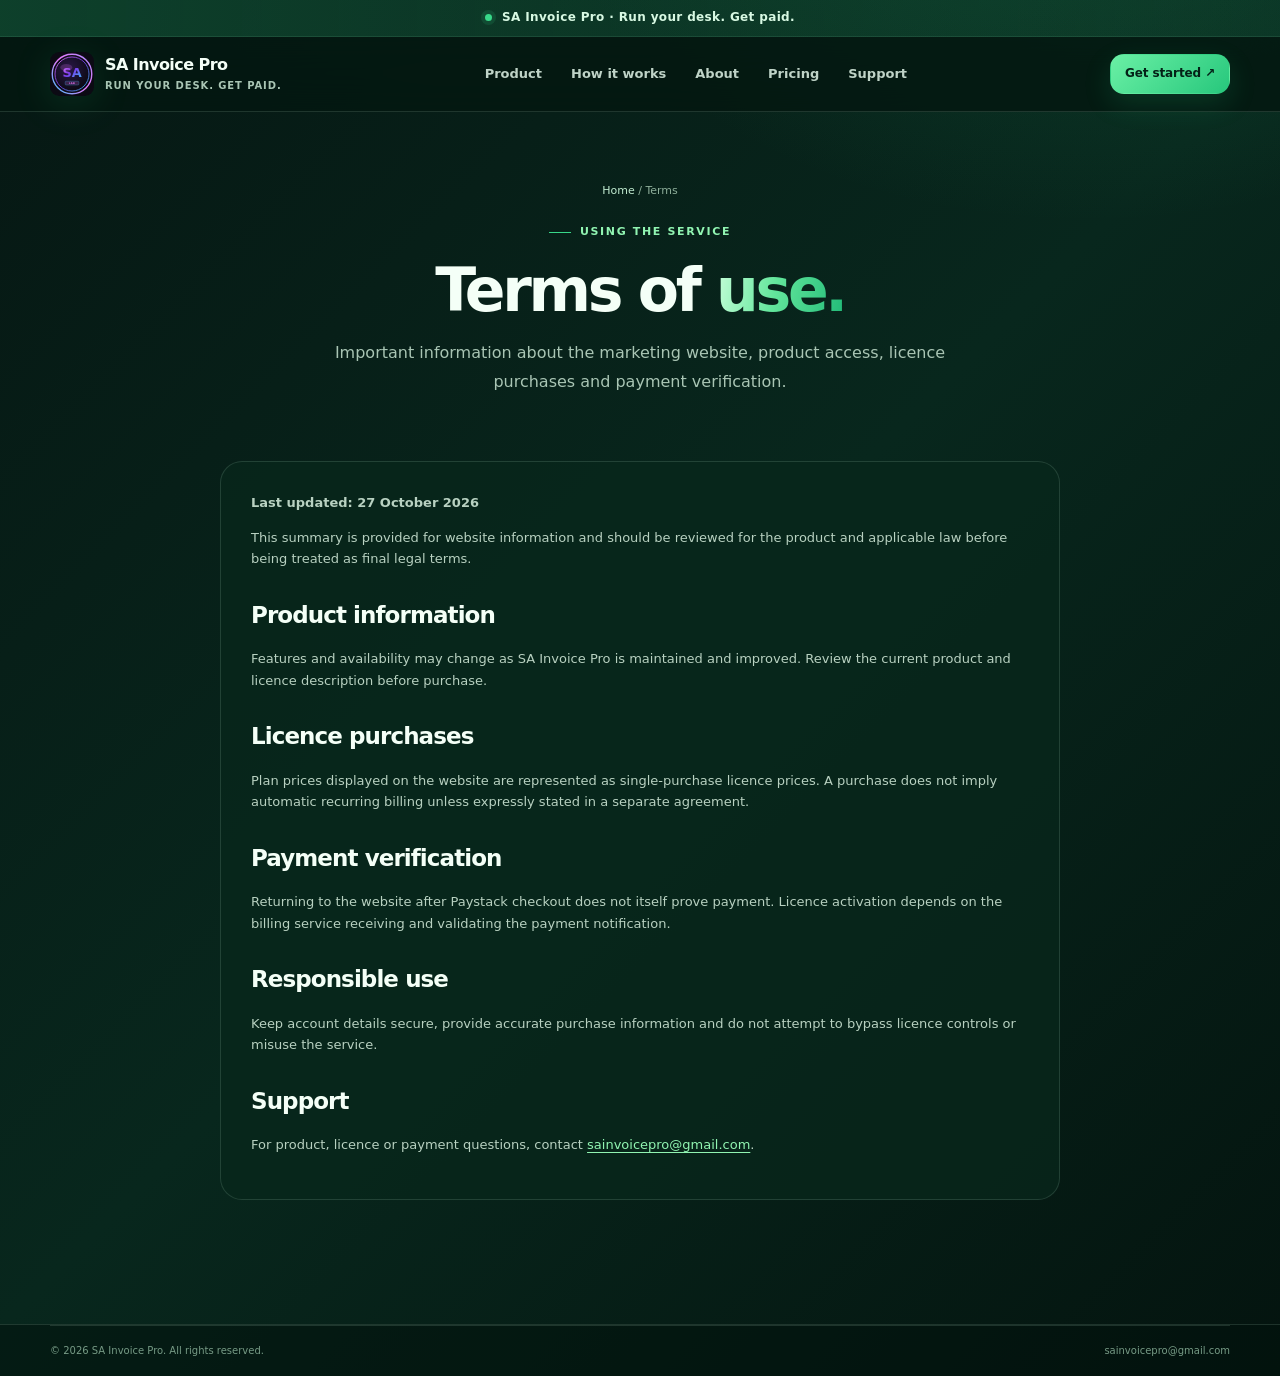
<file: terms.html>
<!doctype html><html lang="en-ZA"><head><meta charset="utf-8"><meta name="viewport" content="width=device-width,initial-scale=1"><meta name="theme-color" content="#061b15"><title>Terms of Use — SA Invoice Pro</title><meta name="description" content="Website, licence and checkout terms information for SA Invoice Pro."><link rel="stylesheet" href="styles.css"><script defer src="site.js"></script></head><body><div class="announcement"><span class="pulse"></span> SA Invoice Pro · Run your desk. Get paid.</div><header class="site-header"><a class="brand" href="index.html"><img src="assets/saip-logo.svg" alt="SA Invoice Pro app logo"><span class="brand-copy">SA Invoice Pro<small>Run your desk. Get paid.</small></span></a><nav class="site-nav" aria-label="Main navigation"><a href="features.html">Product</a><a href="how-it-works.html">How it works</a><a href="about.html">About</a><a href="pricing.html">Pricing</a><a href="support.html">Support</a></nav><div class="header-actions"><a class="button button-primary button-small" href="pricing.html">Get started ↗</a><button class="menu-toggle" type="button" aria-label="Open navigation" aria-expanded="false">☰</button></div></header><main><section class="page-hero"><div class="section-wrap page-heading"><div class="breadcrumb"><a href="index.html">Home</a> / Terms</div><div class="eyebrow">Using the service</div><h1>Terms of <span class="accent">use.</span></h1><p>Important information about the marketing website, product access, licence purchases and payment verification.</p></div></section><section class="page-content"><div class="section-wrap legal-copy content-panel"><p><strong>Last updated: 27 October 2026</strong></p><p>This summary is provided for website information and should be reviewed for the product and applicable law before being treated as final legal terms.</p><h2>Product information</h2><p>Features and availability may change as SA Invoice Pro is maintained and improved. Review the current product and licence description before purchase.</p><h2>Licence purchases</h2><p>Plan prices displayed on the website are represented as single-purchase licence prices. A purchase does not imply automatic recurring billing unless expressly stated in a separate agreement.</p><h2>Payment verification</h2><p>Returning to the website after Paystack checkout does not itself prove payment. Licence activation depends on the billing service receiving and validating the payment notification.</p><h2>Responsible use</h2><p>Keep account details secure, provide accurate purchase information and do not attempt to bypass licence controls or misuse the service.</p><h2>Support</h2><p>For product, licence or payment questions, contact <a href="mailto:sainvoicepro@gmail.com">sainvoicepro@gmail.com</a>.</p></div></section></main><footer class="site-footer"><div class="section-wrap"><div class="footer-bottom"><span>© <span data-year></span> SA Invoice Pro. All rights reserved.</span><a href="mailto:sainvoicepro@gmail.com">sainvoicepro@gmail.com</a></div></div></footer></body></html>
</file>
<file: styles.css>
:root{color-scheme:dark;--bg:#061b15;--bg2:#08251b;--panel:#0b2b20;--panel2:#103729;--line:rgba(198,239,215,.14);--text:#f4fff7;--muted:#a9c5b4;--green:#38d889;--green2:#91f5b2;--mint:#c7ffdd;--max:1180px;--radius:24px}*{box-sizing:border-box}html{scroll-behavior:smooth;scroll-padding-top:100px}body{margin:0;background:radial-gradient(900px 600px at 85% -10%,rgba(33,166,102,.2),transparent 60%),linear-gradient(135deg,#061713 0%,#08271d 50%,#04140f 100%);color:var(--text);font-family:Inter,ui-sans-serif,system-ui,-apple-system,BlinkMacSystemFont,"Segoe UI",sans-serif;line-height:1.65;-webkit-font-smoothing:antialiased}body:before{content:"";position:fixed;inset:0;pointer-events:none;opacity:.12;background-image:radial-gradient(rgba(203,255,222,.42) .6px,transparent .6px);background-size:24px 24px;mask-image:linear-gradient(to bottom,black,transparent 70%);z-index:-1}a{color:inherit;text-decoration:none}button,input,textarea,select{font:inherit}button,a{-webkit-tap-highlight-color:transparent}img{max-width:100%;display:block}.announcement{display:flex;justify-content:center;align-items:center;gap:10px;padding:8px 16px;background:linear-gradient(90deg,rgba(22,108,69,.48),rgba(21,79,54,.22));border-bottom:1px solid rgba(158,239,190,.1);color:#d8f9e3;font-size:12px;font-weight:650;letter-spacing:.03em;text-align:center}.pulse{width:7px;height:7px;display:inline-block;background:var(--green);border-radius:50%;box-shadow:0 0 0 4px rgba(56,216,137,.12)}.site-header{position:sticky;top:0;z-index:30;display:flex;align-items:center;justify-content:space-between;gap:24px;max-width:100%;padding:15px max(24px,calc((100vw - var(--max))/2));background:rgba(4,24,17,.86);border-bottom:1px solid var(--line);backdrop-filter:blur(18px)}.brand{display:flex;align-items:center;gap:11px;flex-shrink:0}.brand img{width:44px;height:44px;object-fit:contain;filter:drop-shadow(0 7px 18px rgba(56,216,137,.12))}.brand-copy{display:flex;flex-direction:column;font-weight:850;letter-spacing:-.035em;font-size:16px;line-height:1.15}.brand-copy small{font-size:10px;letter-spacing:.09em;text-transform:uppercase;color:var(--muted);font-weight:650;margin-top:5px}.site-nav{display:flex;align-items:center;gap:5px}.site-nav a{color:#bfd3c7;font-size:13px;font-weight:650;padding:10px 12px;border-radius:12px;transition:.2s}.site-nav a:hover,.site-nav a[aria-current=page]{background:rgba(140,242,177,.1);color:#fff}.header-actions{display:flex;align-items:center;gap:10px}.menu-toggle{display:none;border:1px solid var(--line);background:var(--panel);color:var(--text);border-radius:12px;width:44px;height:44px;font-size:22px;cursor:pointer}.button{display:inline-flex;align-items:center;justify-content:center;gap:10px;min-height:48px;padding:12px 19px;border-radius:14px;border:1px solid transparent;font-size:13px;font-weight:800;letter-spacing:-.01em;cursor:pointer;transition:transform .2s,border-color .2s,background .2s}.button:hover{transform:translateY(-2px)}.button-primary{background:linear-gradient(135deg,#6af0a5,#27c77c);color:#042117;box-shadow:0 10px 28px rgba(38,199,124,.16)}.button-secondary{border-color:rgba(196,239,211,.2);background:rgba(221,255,233,.04);color:#f2fff6}.button-secondary:hover{background:rgba(221,255,233,.09);border-color:rgba(196,239,211,.36)}.button-small{min-height:40px;padding:9px 14px;font-size:12px}.section-wrap{width:min(var(--max),calc(100% - 48px));margin:0 auto}.hero{padding:76px 0 62px;position:relative}.hero-grid{display:grid;grid-template-columns:1.02fr .98fr;align-items:center;gap:52px}.eyebrow{display:inline-flex;align-items:center;gap:9px;color:var(--green2);font-size:11px;font-weight:850;text-transform:uppercase;letter-spacing:.15em}.eyebrow:before{content:"";width:22px;height:1px;background:var(--green)}h1,h2,h3,p{margin-top:0}h1{font-size:clamp(42px,5.5vw,70px);line-height:1.04;letter-spacing:-.065em;margin:18px 0 22px;font-weight:850}h1 .accent,h2 .accent{background:linear-gradient(100deg,#caffdb 0%,#62e69b 46%,#20b977 100%);-webkit-background-clip:text;background-clip:text;color:transparent}.lead{font-size:17px;line-height:1.75;color:#b7d0c1;max-width:570px}.hero-actions{display:flex;flex-wrap:wrap;gap:12px;margin:28px 0 24px}.micro-trust{display:flex;align-items:center;gap:12px;flex-wrap:wrap;color:#a8c4b3;font-size:12px}.micro-trust span{display:inline-flex;align-items:center;gap:7px}.micro-trust b{color:#e4ffed}.hero-visual{position:relative;min-width:0}.glow-orb{position:absolute;inset:8% -8% -6% 10%;background:radial-gradient(ellipse,rgba(33,200,121,.26),transparent 65%);filter:blur(22px);pointer-events:none}.product-window{position:relative;border:1px solid rgba(190,255,215,.2);border-radius:22px;background:#071a13;box-shadow:0 35px 90px rgba(0,0,0,.4),0 0 0 8px rgba(166,255,196,.025);overflow:hidden;transform:perspective(1200px) rotateY(-3deg) rotateX(1deg)}.window-bar{height:42px;display:flex;align-items:center;justify-content:space-between;padding:0 15px;background:linear-gradient(90deg,#102e22,#0a241a);border-bottom:1px solid var(--line);font-size:10px;color:#9cbbaa;letter-spacing:.04em}.window-dots{display:flex;gap:5px}.window-dots i{width:7px;height:7px;border-radius:50%;background:#2b7651}.window-dots i:first-child{background:#e1b76c}.window-dots i:nth-child(2){background:#7ecb8f}.window-status{display:flex;align-items:center;gap:6px}.window-status:before{content:"";width:5px;height:5px;background:#4de59b;border-radius:50%}.app-capture{width:100%;aspect-ratio:1.6;object-fit:contain;object-position:center;background:#071a13}.capture-fallback{padding:26px;background:#081b13;min-height:320px}.capture-fallback .mini-nav{display:flex;gap:7px;margin-bottom:22px}.mini-nav span{height:22px;width:74px;border-radius:7px;background:#153a28}.mini-nav span:first-child{background:#1e8753}.mini-stats{display:grid;grid-template-columns:repeat(3,1fr);gap:10px}.mini-stat{padding:14px;background:#0e2b1e;border:1px solid rgba(170,237,193,.13);border-radius:12px}.mini-stat small{color:#a4c6b2;font-size:9px}.mini-stat b{display:block;font-size:20px;color:#f4fff7;margin-top:5px}.mini-chart{height:115px;margin-top:12px;border:1px solid rgba(170,237,193,.12);border-radius:12px;background:linear-gradient(180deg,rgba(56,216,137,.13),transparent),repeating-linear-gradient(to bottom,transparent 0 27px,rgba(180,238,200,.08) 28px)}.capture-caption{display:flex;align-items:center;justify-content:space-between;gap:10px;padding:13px 16px;border-top:1px solid var(--line);font-size:10px;color:#abc9b7}.capture-caption b{color:#e4ffed}.float-chip{position:absolute;right:-20px;bottom:18%;z-index:2;padding:13px 16px;border:1px solid rgba(171,255,198,.22);border-radius:14px;background:rgba(7,35,24,.94);box-shadow:0 15px 35px rgba(0,0,0,.3);font-size:11px;color:#b7d7c3}.float-chip strong{display:block;font-size:15px;color:#f1fff6}.trust-strip{border-top:1px solid var(--line);border-bottom:1px solid var(--line);background:rgba(7,35,24,.4)}.trust-inner{display:grid;grid-template-columns:repeat(4,1fr);gap:0}.trust-item{padding:22px 20px;border-right:1px solid var(--line);display:flex;align-items:center;gap:12px}.trust-item:first-child{padding-left:0}.trust-item:last-child{border:0}.trust-icon{width:38px;height:38px;border-radius:12px;display:grid;place-items:center;background:rgba(56,216,137,.1);color:var(--green2);font-size:17px;flex-shrink:0}.trust-item strong{display:block;font-size:12px}.trust-item small{display:block;color:var(--muted);font-size:10px;margin-top:2px}.section{padding:82px 0}.section-heading{max-width:720px;margin:0 auto 38px;text-align:center}.section-heading .eyebrow{justify-content:center}.section-heading h2,.page-heading h1{font-size:clamp(32px,4vw,49px);line-height:1.12;letter-spacing:-.055em;margin:15px 0}.section-heading p,.page-heading p{color:var(--muted);font-size:15px;max-width:620px;margin:0 auto}.feature-grid{display:grid;grid-template-columns:repeat(3,1fr);gap:16px}.feature-card{padding:25px;border:1px solid var(--line);border-radius:20px;background:linear-gradient(145deg,rgba(17,57,39,.88),rgba(7,30,21,.85));min-height:205px;transition:transform .2s,border-color .2s}.feature-card:hover{transform:translateY(-4px);border-color:rgba(96,233,151,.35)}.feature-icon{width:45px;height:45px;display:grid;place-items:center;border-radius:14px;background:linear-gradient(135deg,rgba(105,241,163,.2),rgba(38,171,104,.08));border:1px solid rgba(111,237,163,.16);color:#a7f7c5;font-size:20px;margin-bottom:18px}.feature-card h3{font-size:17px;letter-spacing:-.03em;margin:0 0 9px}.feature-card p{color:var(--muted);font-size:13px;line-height:1.75;margin:0}.feature-card .text-link{display:inline-flex;margin-top:15px;color:var(--green2);font-size:12px;font-weight:800}.split-section{display:grid;grid-template-columns:1fr 1fr;align-items:center;gap:52px}.split-panel{border:1px solid var(--line);border-radius:24px;padding:28px;background:linear-gradient(145deg,rgba(17,61,41,.85),rgba(5,24,16,.9))}.check-list{list-style:none;padding:0;margin:22px 0 0;display:grid;gap:13px}.check-list li{display:flex;gap:11px;align-items:flex-start;color:#c4d9cb;font-size:13px}.check-list li:before{content:"✓";display:grid;place-items:center;flex-shrink:0;width:20px;height:20px;border-radius:7px;background:rgba(56,216,137,.15);color:#91f5b2;font-size:12px;font-weight:900}.step-list{display:grid;gap:15px}.step{display:grid;grid-template-columns:48px 1fr;gap:16px;padding:18px;border:1px solid var(--line);border-radius:18px;background:rgba(11,43,30,.68)}.step-num{width:42px;height:42px;border-radius:14px;display:grid;place-items:center;color:#062116;font-weight:900;background:linear-gradient(135deg,#bafbd0,#3bd88b)}.step h3{font-size:15px;margin:0 0 5px}.step p{font-size:12px;color:var(--muted);margin:0}.cta-band{position:relative;overflow:hidden;padding:42px;border-radius:26px;border:1px solid rgba(146,248,181,.22);background:radial-gradient(600px 260px at 90% 0%,rgba(63,213,130,.22),transparent 65%),linear-gradient(115deg,#103e2a,#0a2b1e 60%,#0a241a);display:flex;align-items:center;justify-content:space-between;gap:24px}.cta-band h2{font-size:clamp(27px,3vw,38px);line-height:1.15;letter-spacing:-.05em;margin:0 0 9px}.cta-band p{margin:0;color:#b9d3c3;font-size:13px}.page-hero{padding:70px 0 45px;text-align:center}.page-heading{max-width:800px;margin:0 auto}.page-heading h1{font-size:clamp(40px,5vw,60px)}.page-heading p{font-size:16px;line-height:1.8}.breadcrumb{color:#8eaf9b;font-size:11px;margin-bottom:15px}.breadcrumb a{color:#c1ebd0}.page-content{padding:20px 0 84px}.content-grid{display:grid;grid-template-columns:1.1fr .9fr;gap:20px}.content-panel{padding:30px;border:1px solid var(--line);border-radius:22px;background:rgba(8,39,27,.78)}.content-panel h2{font-size:24px;line-height:1.2;letter-spacing:-.04em}.content-panel p,.content-panel li{font-size:13px;color:#b5cebf}.about-values{display:grid;grid-template-columns:repeat(2,1fr);gap:14px}.value-card{padding:20px;border-radius:17px;border:1px solid var(--line);background:rgba(14,52,35,.7)}.value-card strong{display:block;font-size:14px;margin:0 0 7px}.value-card p{margin:0;font-size:12px;color:var(--muted)}.pricing-grid{display:grid;grid-template-columns:repeat(3,1fr);gap:17px;align-items:stretch}.price-card{position:relative;padding:27px;border:1px solid var(--line);border-radius:22px;background:linear-gradient(160deg,rgba(15,51,35,.96),rgba(6,27,19,.96));display:flex;flex-direction:column}.price-card.popular{border-color:rgba(83,231,143,.65);box-shadow:0 0 0 1px rgba(83,231,143,.1),0 20px 55px rgba(0,0,0,.2)}.popular-tag{position:absolute;right:18px;top:18px;padding:5px 9px;border-radius:100px;background:rgba(76,224,139,.13);border:1px solid rgba(76,224,139,.2);font-size:9px;color:#a3f7c1;font-weight:900;text-transform:uppercase;letter-spacing:.08em}.plan-label{font-size:12px;font-weight:850;color:#d5f4df}.plan-price{font-size:43px;line-height:1.2;letter-spacing:-.06em;font-weight:850;margin:15px 0 4px}.plan-price small{font-size:12px;letter-spacing:0;color:var(--muted);font-weight:600}.plan-desc{font-size:12px;color:var(--muted);min-height:42px}.plan-seat{font-size:11px;color:#a9d5ba;margin:14px 0 18px}.price-card .button{width:100%;margin-top:auto}.plan-list{list-style:none;padding:18px 0 22px;margin:0 0 22px;border-top:1px solid var(--line);display:grid;gap:11px}.plan-list li{display:flex;gap:9px;color:#bdd5c6;font-size:12px}.plan-list li:before{content:"✓";color:var(--green2);font-weight:900}.fine-print{font-size:11px;color:#88a795;text-align:center;margin:22px auto 0;max-width:720px}.faq-grid{display:grid;grid-template-columns:repeat(2,1fr);gap:14px}.faq-grid details{border:1px solid var(--line);border-radius:16px;padding:18px 20px;background:rgba(9,39,27,.65)}.faq-grid summary{cursor:pointer;font-weight:800;font-size:13px}.faq-grid details p{margin:12px 0 0;color:var(--muted);font-size:12px}.form-card{max-width:680px;margin:0 auto;padding:30px;border:1px solid var(--line);border-radius:22px;background:rgba(8,39,27,.8)}.form-card label{display:block;font-size:12px;font-weight:800;margin:0 0 7px}.form-card input,.form-card textarea{width:100%;border:1px solid rgba(188,234,204,.18);border-radius:12px;background:#061b13;color:var(--text);padding:13px 14px;outline:none}.form-card input:focus,.form-card textarea:focus{border-color:var(--green)}.form-card textarea{min-height:130px;resize:vertical}.form-card .field{margin-bottom:16px}.form-card .hint{color:var(--muted);font-size:11px}.site-footer{margin-top:40px;border-top:1px solid var(--line);background:rgba(3,19,13,.55)}.footer-main{display:grid;grid-template-columns:1.6fr 1fr 1fr 1fr;gap:35px;padding:44px 0 35px}.footer-brand p{font-size:12px;color:var(--muted);max-width:290px;margin:14px 0}.footer-col h3{font-size:11px;text-transform:uppercase;letter-spacing:.12em;color:#e1f5e7;margin:0 0 13px}.footer-col a{display:block;font-size:12px;color:#9ebaa9;margin:9px 0}.footer-col a:hover{color:var(--green2)}.footer-bottom{border-top:1px solid var(--line);padding:17px 0;display:flex;justify-content:space-between;gap:18px;color:#779b86;font-size:10px}.status-page{min-height:62vh;display:grid;place-items:center;padding:55px 0}.status-card{max-width:650px;text-align:center;padding:42px;border:1px solid var(--line);border-radius:24px;background:rgba(8,39,27,.84)}.status-symbol{margin:0 auto 20px;width:56px;height:56px;border-radius:18px;display:grid;place-items:center;background:rgba(56,216,137,.15);color:var(--green2);font-size:27px}.status-card h1{font-size:clamp(32px,4vw,48px)}.status-card p{font-size:13px;color:var(--muted)}.status-meta{margin-top:20px;padding:14px;border-radius:12px;background:rgba(182,246,202,.05);font-size:11px;color:#9cb9a8}.dialog{width:min(500px,calc(100% - 28px));border:1px solid rgba(152,243,181,.28);border-radius:22px;background:#08241a;color:var(--text);padding:0;box-shadow:0 30px 100px rgba(0,0,0,.65)}.dialog::backdrop{background:rgba(0,12,7,.78);backdrop-filter:blur(6px)}.dialog-inner{padding:26px}.dialog-top{display:flex;justify-content:space-between;gap:15px;align-items:start}.dialog-top h2{font-size:25px;letter-spacing:-.04em;margin:0 0 6px}.dialog-top p{color:var(--muted);font-size:12px;margin:0}.dialog-close{width:36px;height:36px;border-radius:10px;border:1px solid var(--line);background:rgba(255,255,255,.04);color:#fff;font-size:21px;cursor:pointer}.selected-plan{display:flex;flex-direction:column;gap:3px;padding:15px;border-radius:13px;border:1px solid rgba(137,239,170,.16);background:rgba(78,214,127,.07);margin:22px 0}.selected-plan span{font-size:10px;color:var(--muted)}.selected-plan b{font-size:13px}.selected-plan strong{font-size:23px;color:var(--green2)}.checkout-error{padding:12px;border-radius:12px;background:rgba(255,96,96,.1);border:1px solid rgba(255,96,96,.2);color:#ffc1c1;font-size:12px;margin:14px 0}.checkout-error[hidden]{display:none}.legal-copy{max-width:840px;margin:0 auto}.legal-copy h2{font-size:23px;margin-top:32px}.legal-copy p,.legal-copy li{font-size:13px;color:#b8d1c1}.legal-copy a{color:var(--green2);text-decoration:underline;text-underline-offset:3px}.not-found{text-align:center;padding:100px 0}.not-found .code{font-size:110px;font-weight:900;line-height:1;color:#57e396;letter-spacing:-.09em}.not-found h1{font-size:40px}.mobile-nav-cta{display:none}@media(max-width:980px){.site-header{padding:13px 24px}.site-nav{gap:0}.site-nav a{padding:9px 8px;font-size:12px}.header-actions .button-secondary{display:none}.hero-grid{gap:30px}.hero{padding-top:58px}.float-chip{right:-6px}.trust-inner{grid-template-columns:repeat(2,1fr)}.trust-item:nth-child(2){border-right:0}.trust-item:nth-child(3){padding-left:0;border-top:1px solid var(--line)}.trust-item:nth-child(4){border-top:1px solid var(--line)}.feature-grid{grid-template-columns:repeat(2,1fr)}.footer-main{grid-template-columns:1.4fr 1fr 1fr;gap:26px}.footer-col:last-child{grid-column:2}.pricing-grid{gap:12px}.price-card{padding:22px}}@media(max-width:760px){.site-header{padding:12px 18px;gap:12px}.brand img{width:39px;height:39px}.brand-copy{font-size:14px}.brand-copy small{font-size:9px}.menu-toggle{display:block;flex-shrink:0}.site-nav{display:none;position:absolute;top:100%;left:0;right:0;flex-direction:column;align-items:stretch;gap:4px;padding:14px 18px 18px;background:rgba(4,24,17,.98);border-bottom:1px solid var(--line);box-shadow:0 20px 35px rgba(0,0,0,.25)}.site-nav.is-open{display:flex}.site-nav a{padding:12px 13px;font-size:14px}.site-nav a[aria-current=page]{background:rgba(140,242,177,.1)}.header-actions{margin-left:auto}.header-actions .button{min-height:42px;padding:9px 12px;font-size:11px}.section-wrap{width:min(100% - 36px,var(--max))}.hero{padding:49px 0 44px}.hero-grid,.split-section,.content-grid{grid-template-columns:1fr}.hero-grid{gap:35px}.hero h1{font-size:clamp(39px,11vw,58px)}.lead{font-size:15px}.hero-visual{max-width:600px;width:100%;margin:0 auto}.product-window{transform:none}.float-chip{right:7px;bottom:12%}.section{padding:58px 0}.section-heading{margin-bottom:27px}.feature-grid{grid-template-columns:1fr}.feature-card{min-height:0;padding:22px}.trust-inner{grid-template-columns:1fr 1fr}.trust-item{padding:16px 10px;gap:9px}.trust-item:first-child{padding-left:0}.trust-icon{width:32px;height:32px}.trust-item strong{font-size:11px}.trust-item small{font-size:9px}.cta-band{padding:27px;display:block}.cta-band .button{margin-top:20px;width:100%}.page-hero{padding:52px 0 32px}.page-heading h1{font-size:clamp(37px,10vw,52px)}.page-heading p{font-size:14px}.pricing-grid{grid-template-columns:1fr;max-width:460px;margin:0 auto}.price-card{padding:25px}.plan-desc{min-height:0}.faq-grid{grid-template-columns:1fr}.about-values{grid-template-columns:1fr 1fr}.footer-main{grid-template-columns:1fr 1fr;padding:35px 0 25px;gap:24px}.footer-brand{grid-column:1/-1}.footer-col:last-child{grid-column:auto}.footer-bottom{flex-direction:column;gap:6px}.form-card,.content-panel,.status-card{padding:23px}.dialog-inner{padding:21px}}@media(max-width:420px){.header-actions .button{padding:8px 10px}.brand-copy{font-size:12px}.brand img{width:34px;height:34px}.about-values{grid-template-columns:1fr}.trust-item{align-items:flex-start}.trust-item small{line-height:1.3}.hero-actions .button{width:100%}.footer-main{grid-template-columns:1fr 1fr}.footer-col h3{font-size:10px}}
.dialog label{display:block;font-size:12px;font-weight:800;margin:0 0 7px}.dialog input{width:100%;border:1px solid rgba(188,234,204,.18);border-radius:12px;background:#061b13;color:var(--text);padding:13px 14px;outline:none}.dialog input:focus{border-color:var(--green)}.dialog .hint{line-height:1.6}
</file>
